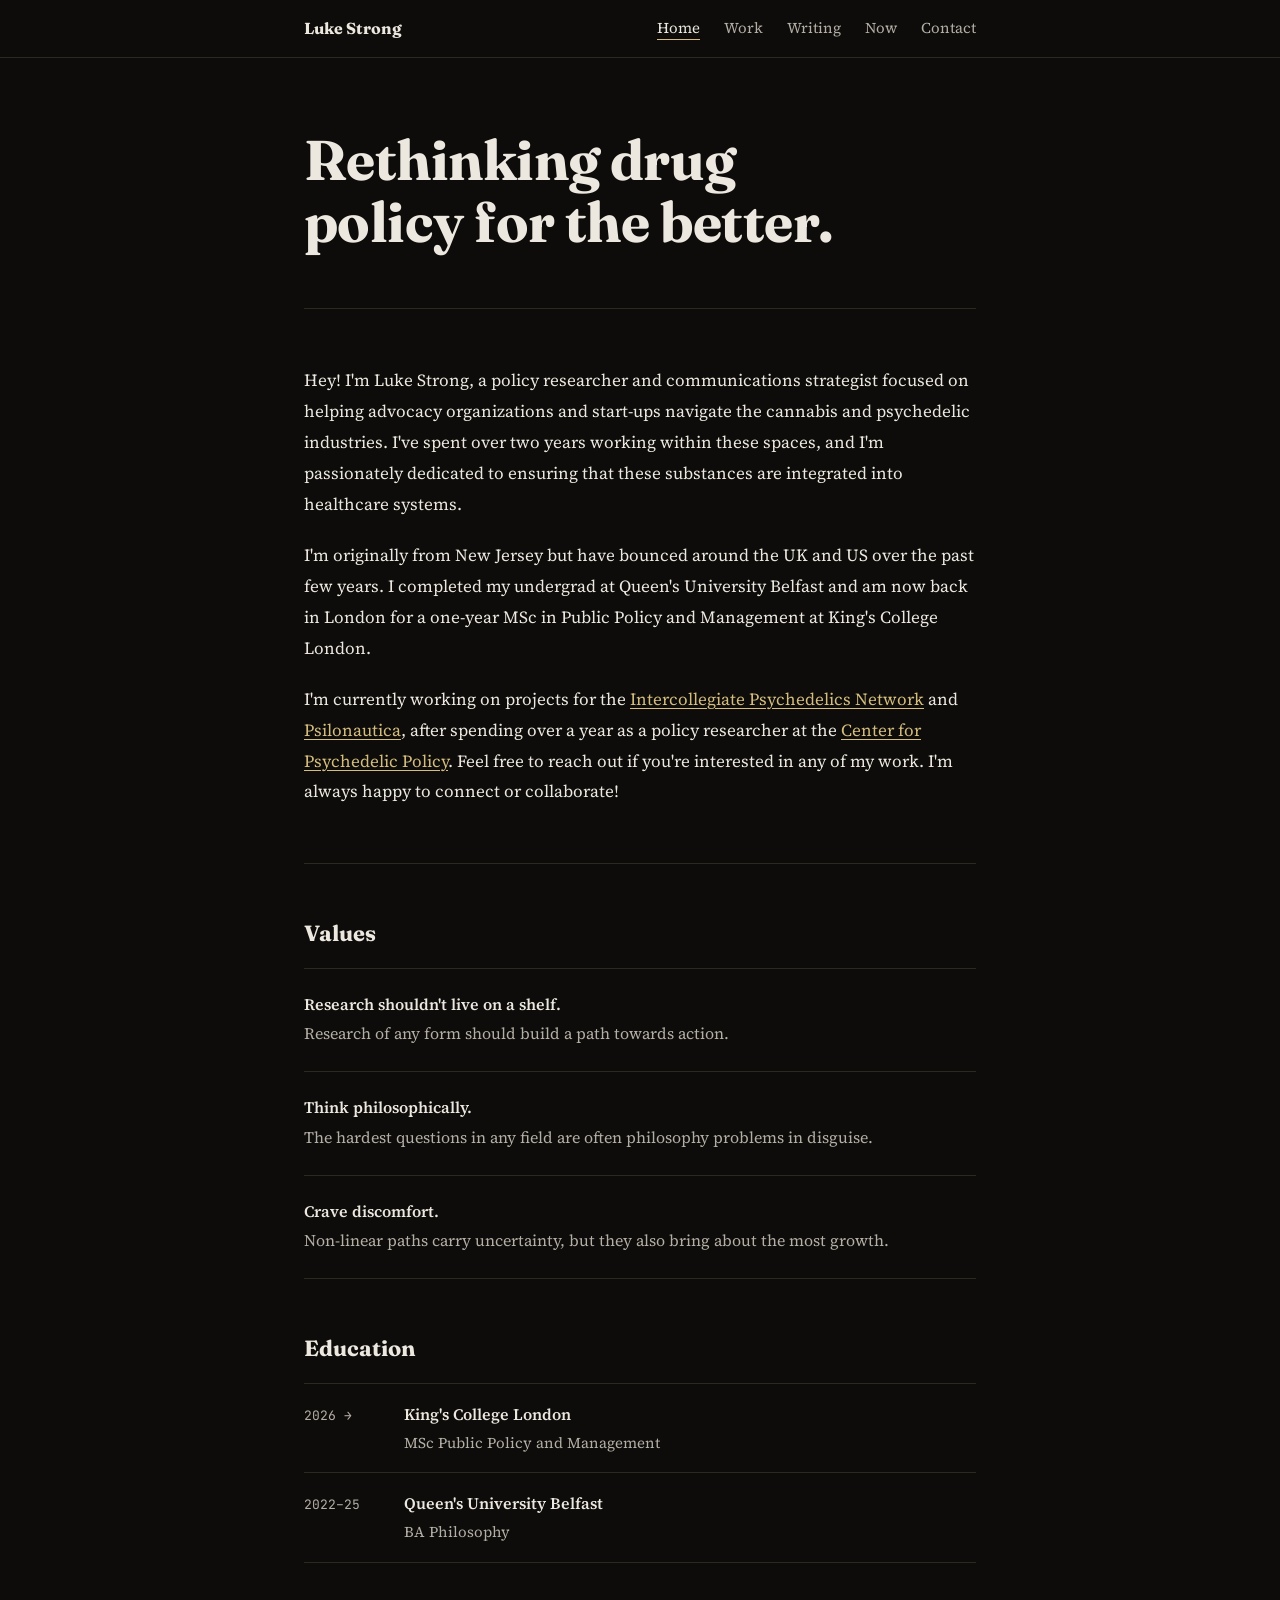
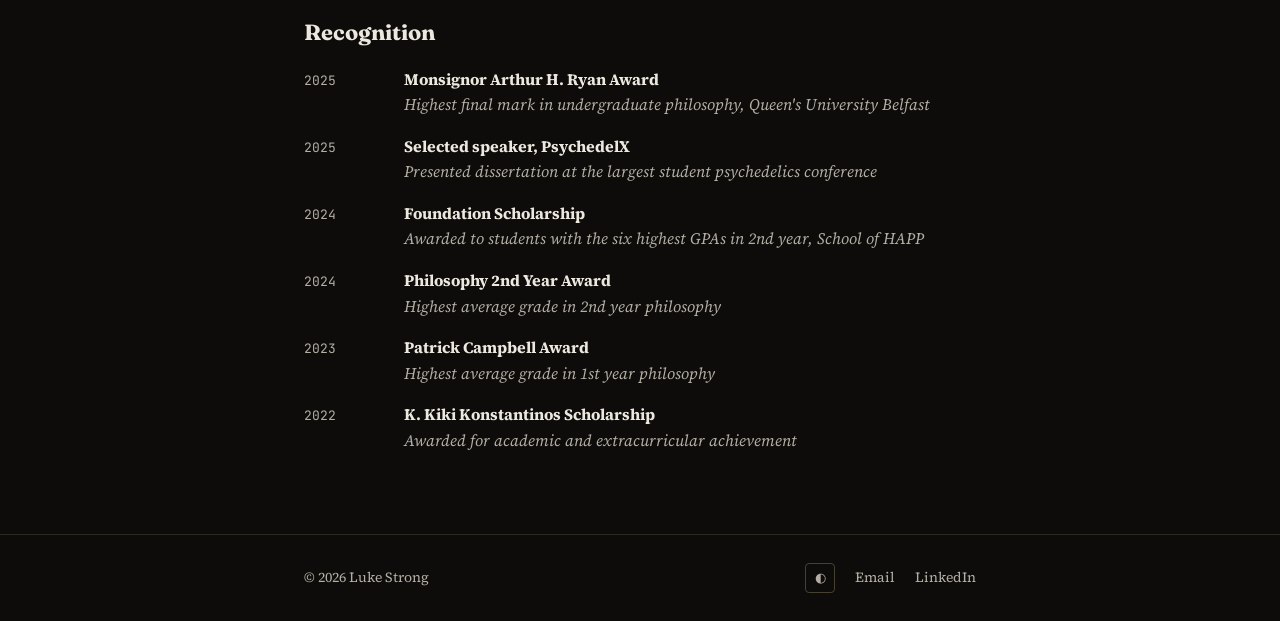
<file: index.html>
<!DOCTYPE html>
<html lang="en" data-theme="dark">
<head>
  <meta charset="UTF-8" />
  <meta name="viewport" content="width=device-width, initial-scale=1.0" />
  <title>Luke Strong</title>
  <meta name="description" content="Policy researcher and communications strategist focused on psychedelic and cannabis policy." />

  <link rel="preconnect" href="https://fonts.googleapis.com" />
  <link rel="preconnect" href="https://fonts.gstatic.com" crossorigin />
  <link href="https://fonts.googleapis.com/css2?family=Fraunces:opsz,wght@9..144,400;9..144,700&family=Source+Serif+4:ital,wght@0,400;0,600;1,400&family=JetBrains+Mono:wght@400;500;700&display=swap" rel="stylesheet" />

  <link rel="stylesheet" href="style.css" />
  <link rel="icon" href="favicon.ico" sizes="any" />
  <link rel="icon" type="image/svg+xml" href="assets/favicon.svg" />
  <link rel="apple-touch-icon" href="assets/apple-touch-icon.png" />
</head>
<body>

  <nav>
    <div class="nav-inner">
      <a href="index.html" class="nav-name">Luke Strong</a>
      <div class="nav-links">
        <a href="index.html" class="active">Home</a>
        <a href="work.html">Work</a>
        <a href="writing.html">Writing</a>
        <a href="now.html">Now</a>
        <a href="contact.html">Contact</a>
      </div>
      <button class="nav-hamburger" id="navHamburger" aria-label="Open menu" aria-expanded="false">
        <span class="hamburger-line"></span>
        <span class="hamburger-line"></span>
        <span class="hamburger-line"></span>
      </button>
    </div>
  </nav>

  <main>
    <div class="container">

      <!-- HERO -->
      <section class="home-hero">
        <h1>Rethinking drug<br>policy for the better.</h1>
      </section>

      <!-- ABOUT -->
      <section class="home-about">
        <p>
          Hey! I'm Luke Strong, a policy researcher and communications strategist
          focused on helping advocacy organizations and start-ups navigate the cannabis
          and psychedelic industries. I've spent over two years working within these
          spaces, and I'm passionately dedicated to ensuring that these substances are
          integrated into healthcare systems.
        </p>
        <p>
          I'm originally from New Jersey but have bounced around the UK and US over the past few years. I completed my undergrad at Queen's University Belfast and
          am now back in London for a one-year MSc in Public Policy and Management
          at King's College London.
        </p>
        <p>
          I'm currently working on projects for the
          <a href="work.html#ipn">Intercollegiate Psychedelics Network</a>
          and <a href="work.html#psilonautica">Psilonautica</a>, after spending over a
          year as a policy researcher at the
          <a href="work.html#cpp">Center for Psychedelic Policy</a>.
          Feel free to reach out if you're interested in any of my work. I'm always happy to connect or collaborate!
        </p>
      </section>

      <hr class="home-divider" />

      <!-- VALUES -->
      <section class="home-values">
        <h2 class="section-title">Values</h2>
        <ul class="values-list">
          <li>
            <h3 class="value-statement">Research shouldn't live on a shelf.</h3>
            <p class="value-desc">Research of any form should build a path towards action.</p>
          </li>
          <li>
            <h3 class="value-statement">Think philosophically.</h3>
            <p class="value-desc">The hardest questions in any field are often philosophy problems in disguise.</p>
          </li>
          <li>
            <h3 class="value-statement">Crave discomfort.</h3>
            <p class="value-desc">Non-linear paths carry uncertainty, but they also bring about the most growth.</p>
          </li>
        </ul>
      </section>

      <!-- EDUCATION -->
      <section class="home-education">
        <h2 class="section-title">Education</h2>
        <ul class="edu-list">
          <li class="edu-item">
            <div class="edu-year">2026 →</div>
            <div>
              <div class="edu-school">King's College London</div>
              <div class="edu-degree">MSc Public Policy and Management</div>
            </div>
          </li>
          <li class="edu-item">
            <div class="edu-year">2022–25</div>
            <div>
              <div class="edu-school">Queen's University Belfast</div>
              <div class="edu-degree">BA Philosophy</div>
            </div>
          </li>
        </ul>
      </section>

      <!-- RECOGNITION -->
      <section class="home-recognition">
        <h2 class="section-title">Recognition</h2>
        <ul class="recognition-list">
          <li>
            <span class="recognition-year">2025</span>
            <span><b>Monsignor Arthur H. Ryan Award</b><br><i>Highest final mark in undergraduate philosophy, Queen's University Belfast</i></span>
          </li>
          <li>
            <span class="recognition-year">2025</span>
            <span><b>Selected speaker, PsychedelX</b><br><i>Presented dissertation at the largest student psychedelics conference</i></span>
          </li>
          <li>
            <span class="recognition-year">2024</span>
            <span><b>Foundation Scholarship</b><br><i>Awarded to students with the six highest GPAs in 2nd year, School of HAPP</i></span>
          </li>
          <li>
            <span class="recognition-year">2024</span>
            <span><b>Philosophy 2nd Year Award</b><br><i>Highest average grade in 2nd year philosophy</i></span>
          </li>
          <li>
            <span class="recognition-year">2023</span>
            <span><b>Patrick Campbell Award</b><br><i>Highest average grade in 1st year philosophy</i></span>
          </li>
          <li>
            <span class="recognition-year">2022</span>
            <span><b>K. Kiki Konstantinos Scholarship</b><br><i>Awarded for academic and extracurricular achievement</i></span>
          </li>
        </ul>
      </section>

    </div>
  </main>

  <footer>
    <div class="footer-inner">
      <span class="footer-copy">© 2026 Luke Strong</span>
      <div class="footer-right">
        <button class="theme-toggle" id="themeToggle" aria-label="Toggle light/dark mode">◐</button>
        <div class="footer-links">
          <a href="mailto:lukestrong47@gmail.com">Email</a>
          <a href="https://linkedin.com/in/lukestro" target="_blank" rel="noopener">LinkedIn</a>
        </div>
      </div>
    </div>
  </footer>

  <script>
    const html = document.documentElement;
    const stored = localStorage.getItem('theme') || 'dark';
    html.setAttribute('data-theme', stored);

    const themeToggle = document.getElementById('themeToggle');
    themeToggle.textContent = stored === 'dark' ? '◐' : '◑';
    themeToggle.addEventListener('click', () => {
      const next = html.getAttribute('data-theme') === 'dark' ? 'light' : 'dark';
      html.setAttribute('data-theme', next);
      localStorage.setItem('theme', next);
      themeToggle.textContent = next === 'dark' ? '◐' : '◑';
    });

    const hamburger = document.getElementById('navHamburger');
    const navLinks = document.querySelector('.nav-links');
    hamburger.addEventListener('click', () => {
      const isOpen = navLinks.classList.toggle('is-open');
      hamburger.setAttribute('aria-expanded', String(isOpen));
      hamburger.classList.toggle('is-active', isOpen);
    });
    navLinks.querySelectorAll('a').forEach(a => {
      a.addEventListener('click', () => {
        navLinks.classList.remove('is-open');
        hamburger.setAttribute('aria-expanded', 'false');
        hamburger.classList.remove('is-active');
      });
    });
  </script>

</body>
</html>
</file>
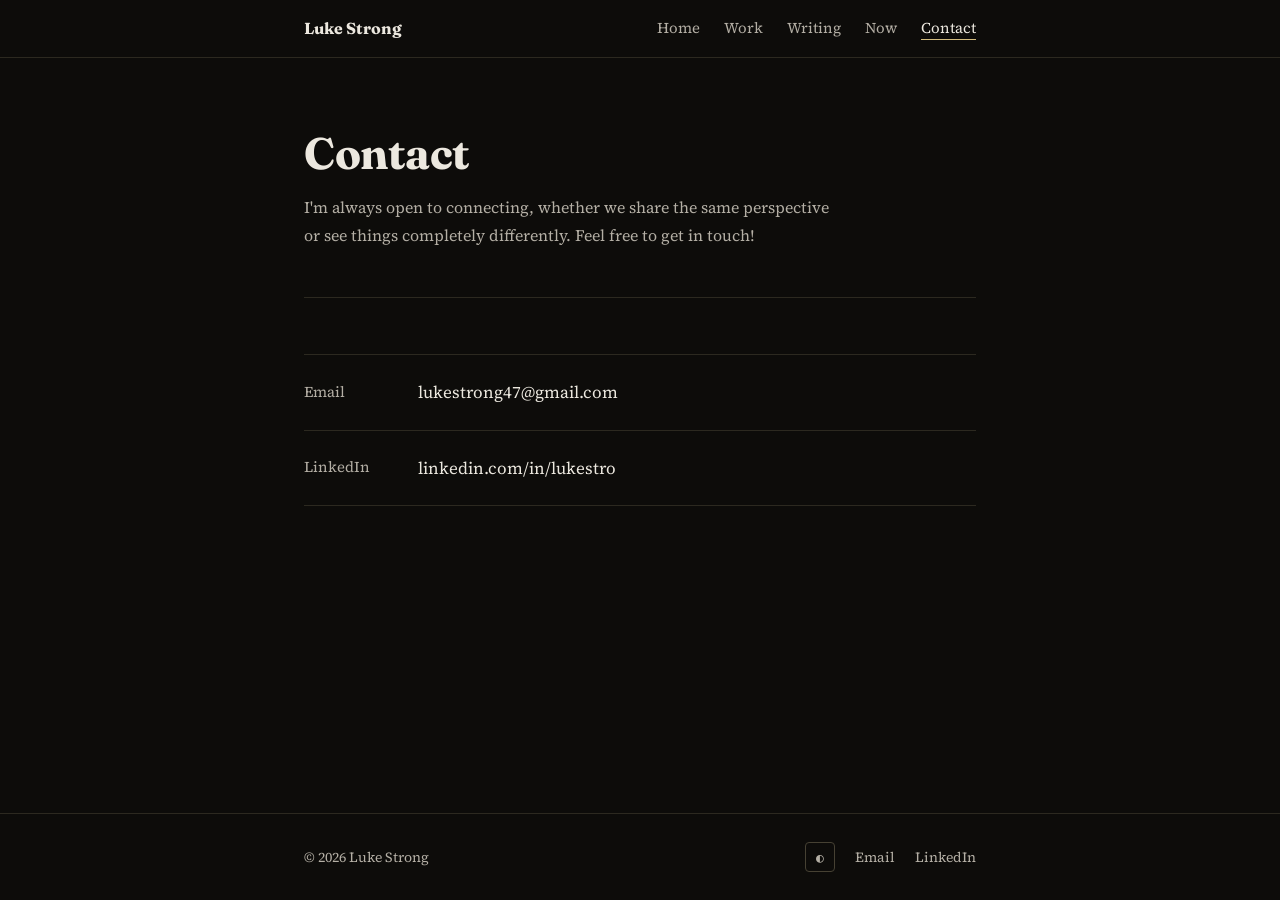
<file: contact.html>
<!DOCTYPE html>
<html lang="en" data-theme="dark">
<head>
  <meta charset="UTF-8" />
  <meta name="viewport" content="width=device-width, initial-scale=1.0" />
  <title>Contact — Luke Strong</title>
  <meta name="description" content="Get in touch with Luke Strong — policy researcher and advocacy strategist in the psychedelic and cannabis space." />

  <link rel="preconnect" href="https://fonts.googleapis.com" />
  <link rel="preconnect" href="https://fonts.gstatic.com" crossorigin />
  <link href="https://fonts.googleapis.com/css2?family=Fraunces:opsz,wght@9..144,400;9..144,700&family=Source+Serif+4:ital,wght@0,400;0,600;1,400&family=JetBrains+Mono:wght@400;500;700&display=swap" rel="stylesheet" />

  <link rel="stylesheet" href="style.css" />
  <link rel="icon" href="favicon.ico" sizes="any" />
  <link rel="icon" type="image/svg+xml" href="assets/favicon.svg" />
  <link rel="apple-touch-icon" href="assets/apple-touch-icon.png" />
</head>
<body>

  <nav>
    <div class="nav-inner">
      <a href="index.html" class="nav-name">Luke Strong</a>
      <div class="nav-links">
        <a href="index.html">Home</a>
        <a href="work.html">Work</a>
        <a href="writing.html">Writing</a>
        <a href="now.html">Now</a>
        <a href="contact.html" class="active">Contact</a>
      </div>
      <button class="nav-hamburger" id="navHamburger" aria-label="Open menu" aria-expanded="false">
        <span class="hamburger-line"></span>
        <span class="hamburger-line"></span>
        <span class="hamburger-line"></span>
      </button>
    </div>
  </nav>

  <main>
    <div class="container">

      <header class="page-header">
        <h1>Contact</h1>
        <p class="page-intro">
          I'm always open to connecting, whether we share the same perspective or see
          things completely differently. Feel free to get in touch!
        </p>
      </header>

      <div class="contact-body">
        <div class="contact-links">
          <a href="mailto:lukestrong47@gmail.com" class="contact-link">
            <span class="contact-link-label">Email</span>
            <span class="contact-link-value">lukestrong47@gmail.com</span>
          </a>
          <a href="https://linkedin.com/in/lukestro" target="_blank" rel="noopener" class="contact-link">
            <span class="contact-link-label">LinkedIn</span>
            <span class="contact-link-value">linkedin.com/in/lukestro</span>
          </a>
        </div>
      </div>

    </div>
  </main>

  <footer>
    <div class="footer-inner">
      <span class="footer-copy">© 2026 Luke Strong</span>
      <div class="footer-right">
        <button class="theme-toggle" id="themeToggle" aria-label="Toggle light/dark mode">◐</button>
        <div class="footer-links">
          <a href="mailto:lukestrong47@gmail.com">Email</a>
          <a href="https://linkedin.com/in/lukestro" target="_blank" rel="noopener">LinkedIn</a>
        </div>
      </div>
    </div>
  </footer>

  <script>
    const html = document.documentElement;
    const stored = localStorage.getItem('theme') || 'dark';
    html.setAttribute('data-theme', stored);

    const themeToggle = document.getElementById('themeToggle');
    themeToggle.textContent = stored === 'dark' ? '◐' : '◑';
    themeToggle.addEventListener('click', () => {
      const next = html.getAttribute('data-theme') === 'dark' ? 'light' : 'dark';
      html.setAttribute('data-theme', next);
      localStorage.setItem('theme', next);
      themeToggle.textContent = next === 'dark' ? '◐' : '◑';
    });

    const hamburger = document.getElementById('navHamburger');
    const navLinks = document.querySelector('.nav-links');
    hamburger.addEventListener('click', () => {
      const isOpen = navLinks.classList.toggle('is-open');
      hamburger.setAttribute('aria-expanded', String(isOpen));
      hamburger.classList.toggle('is-active', isOpen);
    });
    navLinks.querySelectorAll('a').forEach(a => {
      a.addEventListener('click', () => {
        navLinks.classList.remove('is-open');
        hamburger.setAttribute('aria-expanded', 'false');
        hamburger.classList.remove('is-active');
      });
    });
  </script>

</body>
</html>
</file>
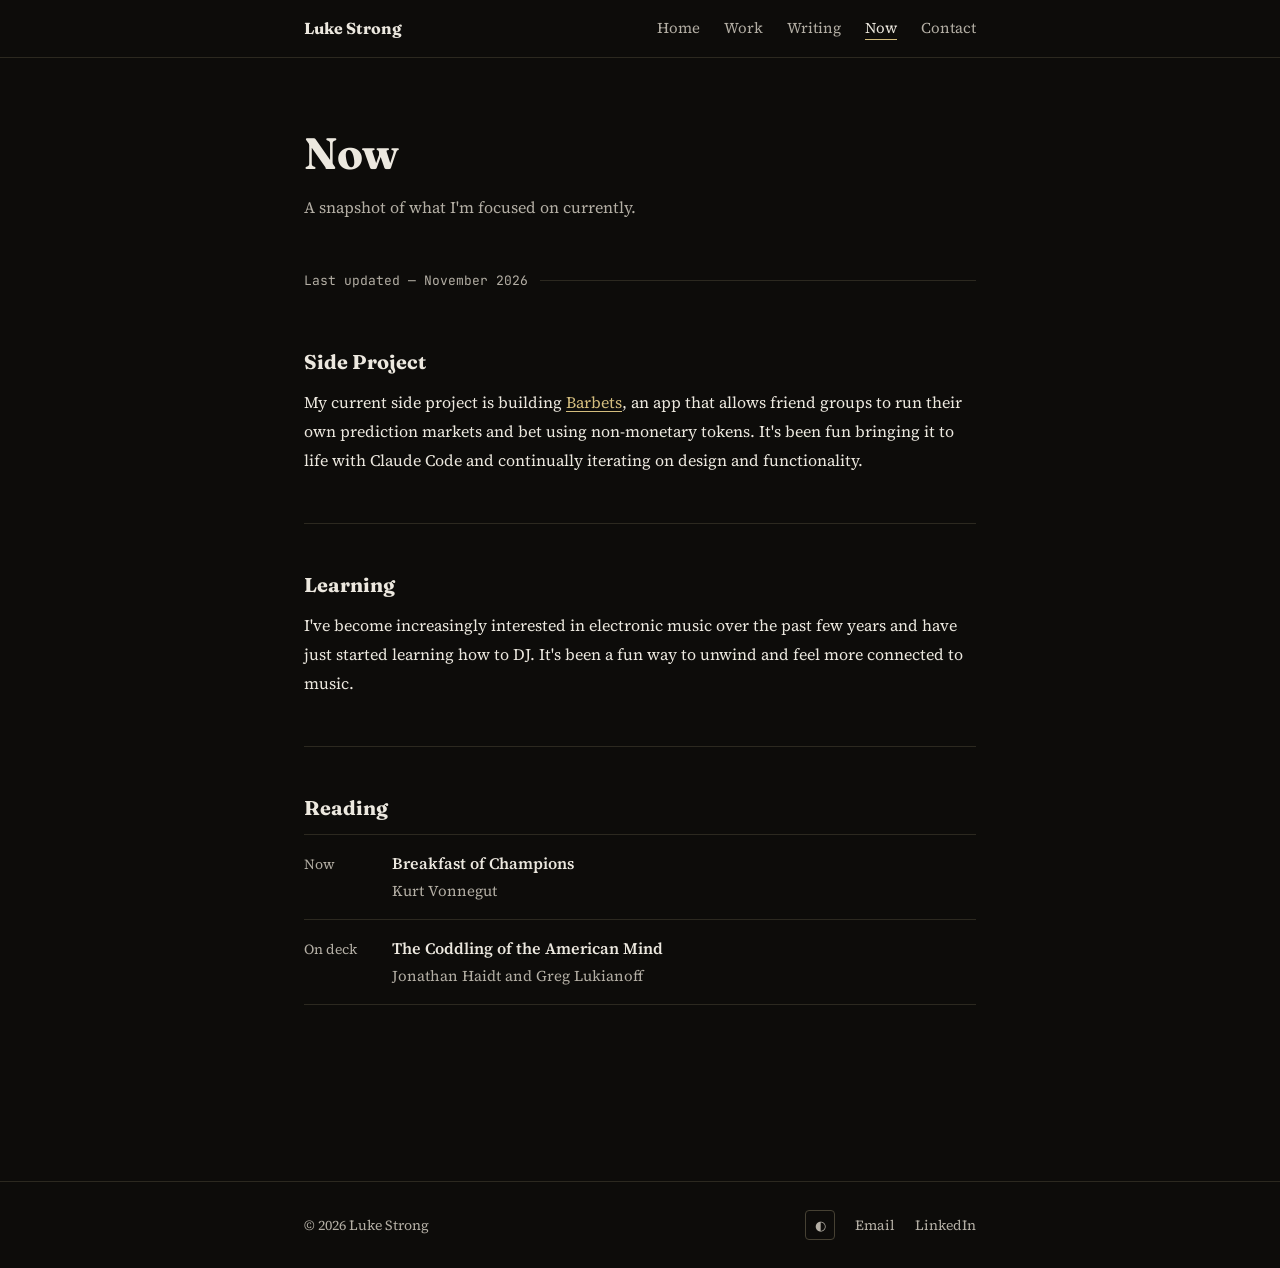
<file: now.html>
<!DOCTYPE html>
<html lang="en" data-theme="dark">
<head>
  <meta charset="UTF-8" />
  <meta name="viewport" content="width=device-width, initial-scale=1.0" />
  <title>Now — Luke Strong</title>
  <meta name="description" content="What Luke Strong is working on right now — side projects, learning, and reading." />

  <link rel="preconnect" href="https://fonts.googleapis.com" />
  <link rel="preconnect" href="https://fonts.gstatic.com" crossorigin />
  <link href="https://fonts.googleapis.com/css2?family=Fraunces:opsz,wght@9..144,400;9..144,700&family=Source+Serif+4:ital,wght@0,400;0,600;1,400&family=JetBrains+Mono:wght@400;500;700&display=swap" rel="stylesheet" />

  <link rel="stylesheet" href="style.css" />
  <link rel="icon" href="favicon.ico" sizes="any" />
  <link rel="icon" type="image/svg+xml" href="assets/favicon.svg" />
  <link rel="apple-touch-icon" href="assets/apple-touch-icon.png" />
</head>
<body>

  <nav>
    <div class="nav-inner">
      <a href="index.html" class="nav-name">Luke Strong</a>
      <div class="nav-links">
        <a href="index.html">Home</a>
        <a href="work.html">Work</a>
        <a href="writing.html">Writing</a>
        <a href="now.html" class="active">Now</a>
        <a href="contact.html">Contact</a>
      </div>
      <button class="nav-hamburger" id="navHamburger" aria-label="Open menu" aria-expanded="false">
        <span class="hamburger-line"></span>
        <span class="hamburger-line"></span>
        <span class="hamburger-line"></span>
      </button>
    </div>
  </nav>

  <main>
    <div class="container">

      <header class="page-header page-header--borderless">
        <h1>Now</h1>
        <p class="page-intro">
          A snapshot of what I'm focused on currently.
        </p>
      </header>

      <div class="now-body">

        <p class="now-meta">Last updated — November 2026</p>

        <section class="now-section">
          <h2>Side Project</h2>
          <p>
            My current side project is building <a href="https://mybarbets.com" target="_blank" rel="noopener noreferrer">Barbets</a>, an app that allows friend groups to run their own prediction markets and bet using non-monetary tokens. It's been fun bringing it to life with Claude Code and continually iterating on design and functionality.
          </p>
        </section>

        <section class="now-section">
          <h2>Learning</h2>
          <p>
            I've become increasingly interested in electronic music over the past few
            years and have just started learning how to DJ. It's been a fun way to unwind
            and feel more connected to music.
          </p>
        </section>

        <section class="now-section">
          <h2>Reading</h2>

          <div class="now-book">
            <div class="now-book-label">Now</div>
            <div>
              <div class="now-book-title">Breakfast of Champions</div>
              <div class="now-book-author">Kurt Vonnegut</div>
            </div>
          </div>

          <div class="now-book">
            <div class="now-book-label">On deck</div>
            <div>
              <div class="now-book-title">The Coddling of the American Mind</div>
              <div class="now-book-author">Jonathan Haidt and Greg Lukianoff</div>
            </div>
          </div>
        </section>

      </div>
    </div>
  </main>

  <footer>
    <div class="footer-inner">
      <span class="footer-copy">© 2026 Luke Strong</span>
      <div class="footer-right">
        <button class="theme-toggle" id="themeToggle" aria-label="Toggle light/dark mode">◐</button>
        <div class="footer-links">
          <a href="mailto:lukestrong47@gmail.com">Email</a>
          <a href="https://linkedin.com/in/lukestro" target="_blank" rel="noopener">LinkedIn</a>
        </div>
      </div>
    </div>
  </footer>

  <script>
    const html = document.documentElement;
    const stored = localStorage.getItem('theme') || 'dark';
    html.setAttribute('data-theme', stored);

    const themeToggle = document.getElementById('themeToggle');
    themeToggle.textContent = stored === 'dark' ? '◐' : '◑';
    themeToggle.addEventListener('click', () => {
      const next = html.getAttribute('data-theme') === 'dark' ? 'light' : 'dark';
      html.setAttribute('data-theme', next);
      localStorage.setItem('theme', next);
      themeToggle.textContent = next === 'dark' ? '◐' : '◑';
    });

    const hamburger = document.getElementById('navHamburger');
    const navLinks = document.querySelector('.nav-links');
    hamburger.addEventListener('click', () => {
      const isOpen = navLinks.classList.toggle('is-open');
      hamburger.setAttribute('aria-expanded', String(isOpen));
      hamburger.classList.toggle('is-active', isOpen);
    });
    navLinks.querySelectorAll('a').forEach(a => {
      a.addEventListener('click', () => {
        navLinks.classList.remove('is-open');
        hamburger.setAttribute('aria-expanded', 'false');
        hamburger.classList.remove('is-active');
      });
    });
  </script>

</body>
</html>
</file>
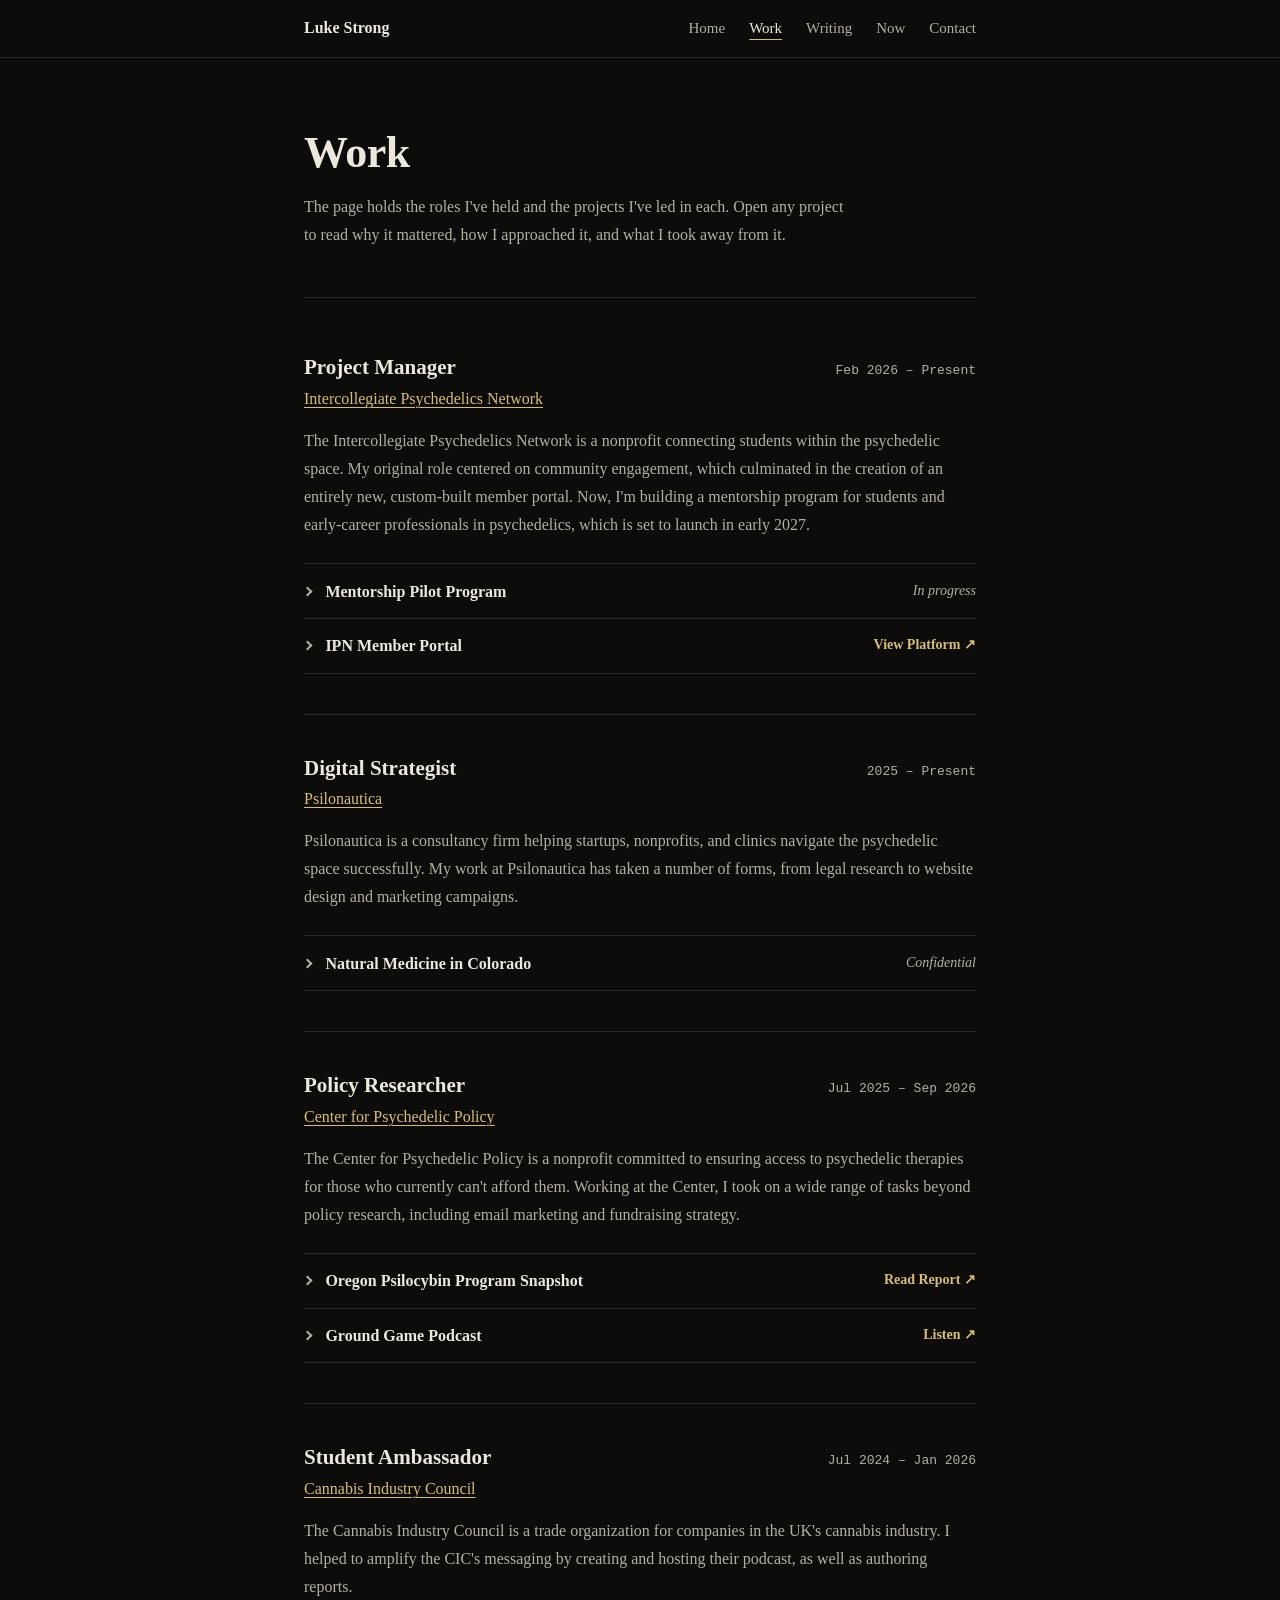
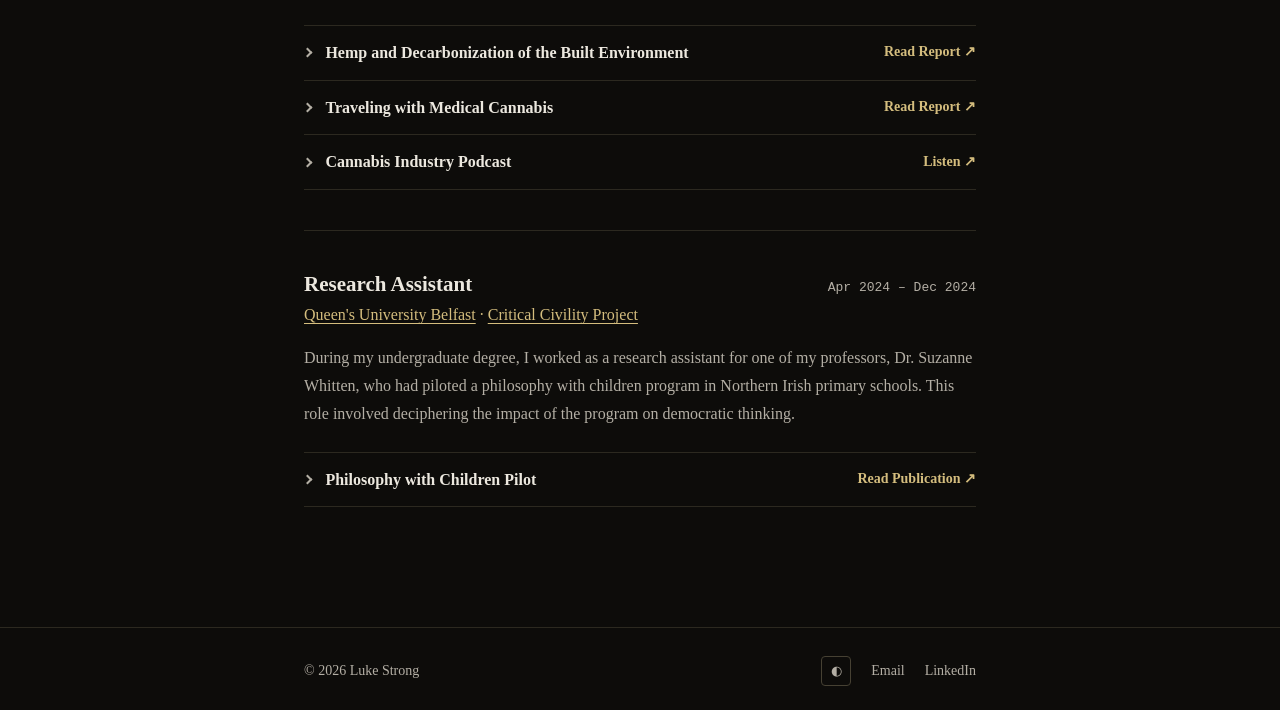
<file: projects.html>
<!DOCTYPE html>
<html lang="en">
<head>
  <meta charset="UTF-8" />
  <title>Work — Luke Strong</title>
  <!-- Projects moved to work.html; keep old links working -->
  <meta http-equiv="refresh" content="0; url=work.html" />
  <link rel="canonical" href="work.html" />
  <link rel="icon" href="favicon.ico" sizes="any" />
</head>
<body>
  <p>This page has moved to <a href="work.html">Work</a>.</p>
</body>
</html>
</file>
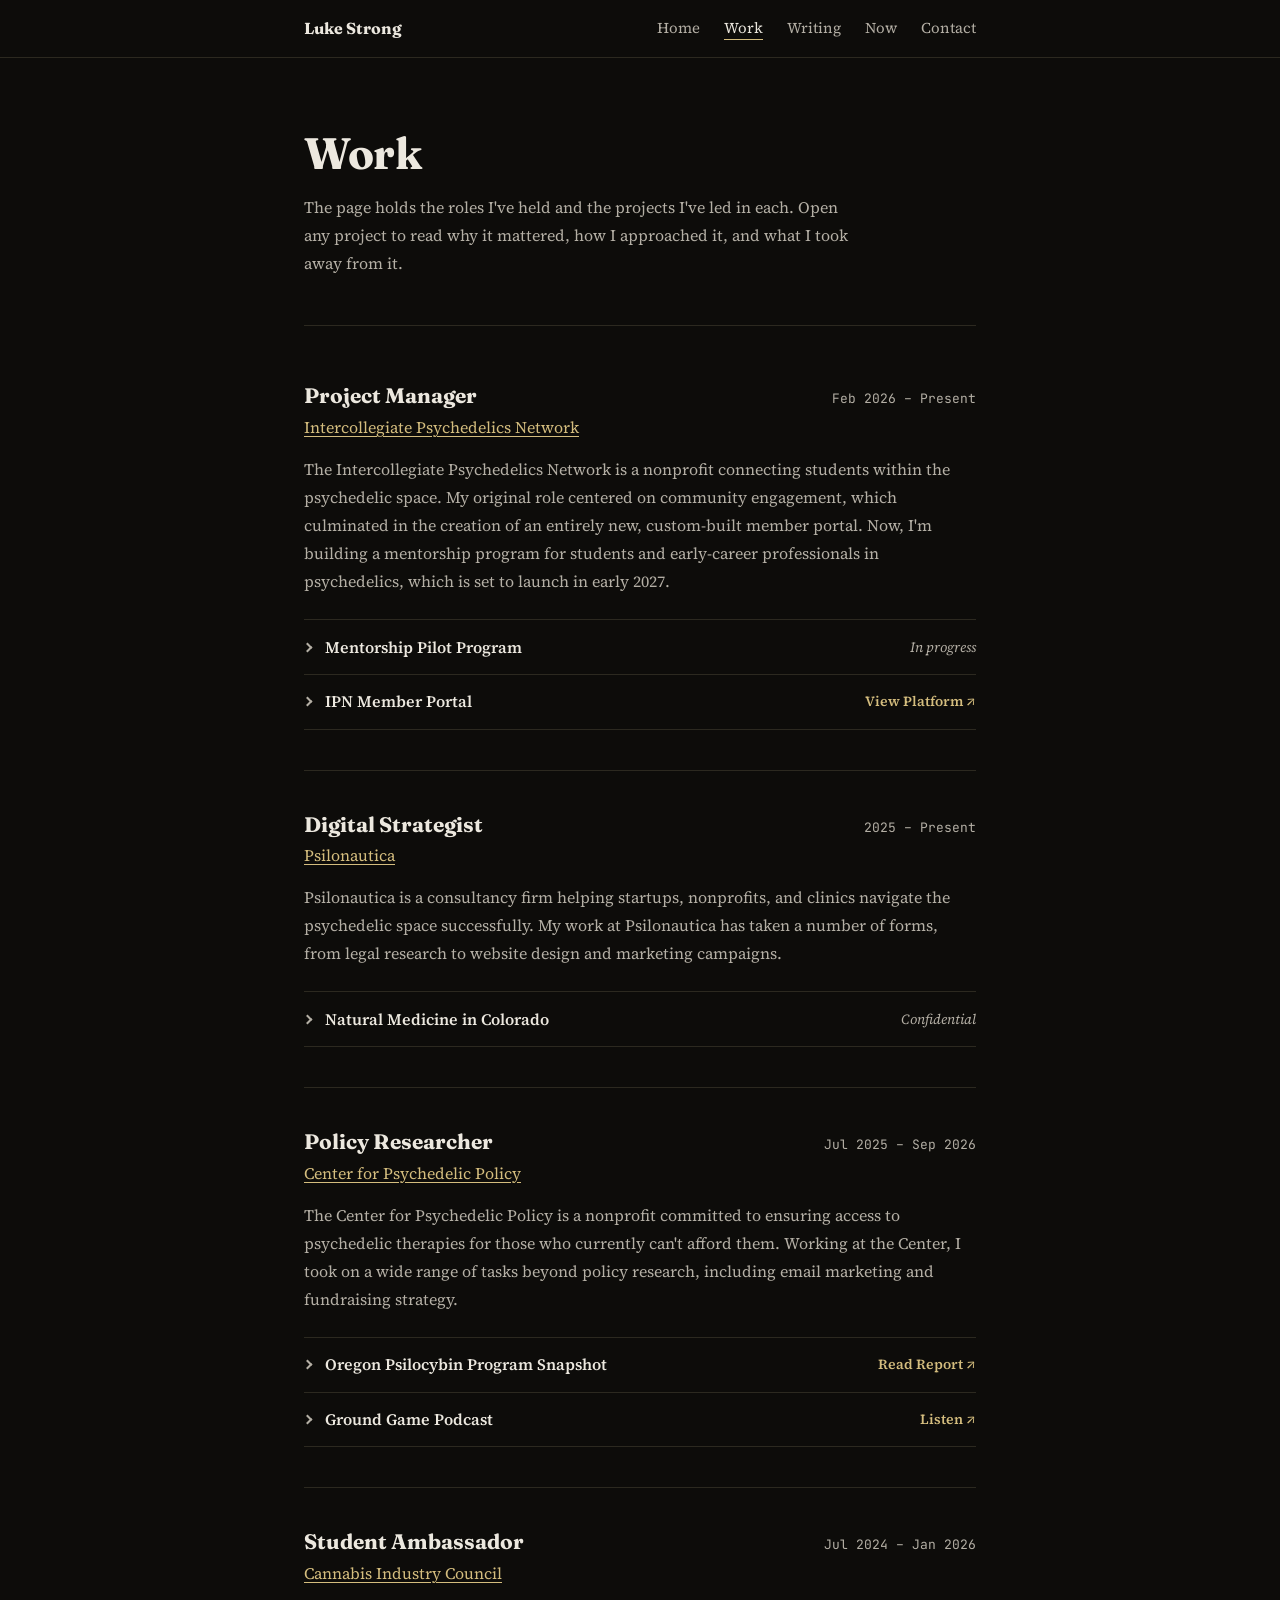
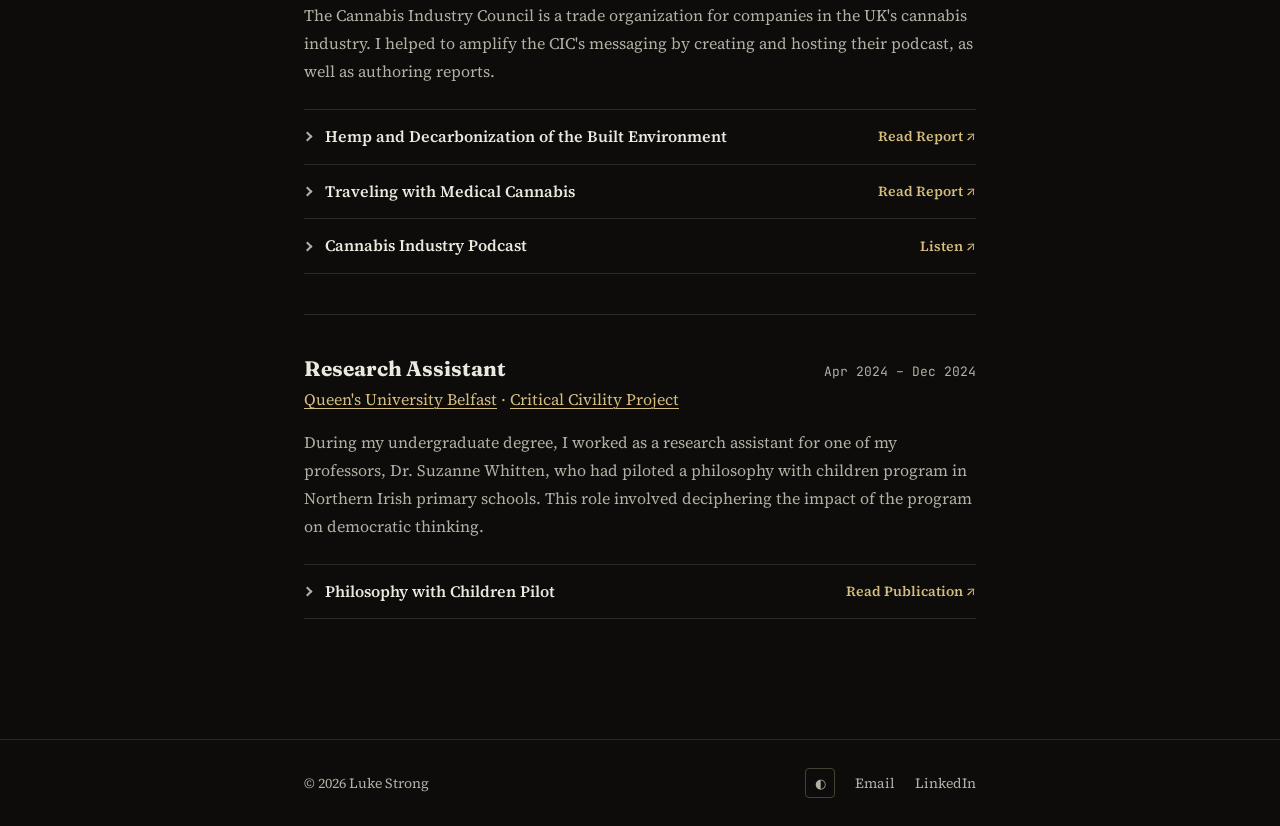
<file: work.html>
<!DOCTYPE html>
<html lang="en" data-theme="dark">
<head>
  <meta charset="UTF-8" />
  <meta name="viewport" content="width=device-width, initial-scale=1.0" />
  <title>Work — Luke Strong</title>
  <meta name="description" content="Luke Strong's experience in psychedelic policy research, cannabis industry communications, and academic research." />

  <link rel="preconnect" href="https://fonts.googleapis.com" />
  <link rel="preconnect" href="https://fonts.gstatic.com" crossorigin />
  <link href="https://fonts.googleapis.com/css2?family=Fraunces:opsz,wght@9..144,400;9..144,700&family=Source+Serif+4:ital,wght@0,400;0,600;1,400&family=JetBrains+Mono:wght@400;500;700&display=swap" rel="stylesheet" />

  <link rel="stylesheet" href="style.css" />
  <link rel="icon" href="favicon.ico" sizes="any" />
  <link rel="icon" type="image/svg+xml" href="assets/favicon.svg" />
  <link rel="apple-touch-icon" href="assets/apple-touch-icon.png" />
</head>
<body>

  <nav>
    <div class="nav-inner">
      <a href="index.html" class="nav-name">Luke Strong</a>
      <div class="nav-links">
        <a href="index.html">Home</a>
        <a href="work.html" class="active">Work</a>
        <a href="writing.html">Writing</a>
        <a href="now.html">Now</a>
        <a href="contact.html">Contact</a>
      </div>
      <button class="nav-hamburger" id="navHamburger" aria-label="Open menu" aria-expanded="false">
        <span class="hamburger-line"></span>
        <span class="hamburger-line"></span>
        <span class="hamburger-line"></span>
      </button>
    </div>
  </nav>

  <main>
    <div class="container">

      <header class="page-header">
        <h1>Work</h1>
        <p class="page-intro">
          The page holds the roles I've held and the projects I've led in each.
          Open any project to read why it mattered, how I approached it, and what I
          took away from it.
        </p>
      </header>

      <div class="cv">

        <!-- ══════════════════════════════
             INTERCOLLEGIATE PSYCHEDELICS NETWORK
        ═══════════════════════════════ -->
        <article class="cv-entry" id="ipn">
          <div class="cv-main">
            <div class="cv-head">
              <h2 class="cv-role">Project Manager</h2>
              <div class="cv-date">Feb 2026 – Present</div>
            </div>
            <div class="cv-org"><a href="https://www.intercollegiatepsychedelics.net" target="_blank" rel="noopener">Intercollegiate Psychedelics Network</a></div>
            <p class="cv-summary">
              The Intercollegiate Psychedelics Network is a nonprofit connecting students
              within the psychedelic space. My original role centered on community engagement, which culminated in the creation of an entirely new, custom-built member portal. Now, I'm building a mentorship program for students and early-career professionals in psychedelics, which is set to launch in early 2027.
            </p>

            <div class="cv-projects">

              <div class="accordion-item">
                <div class="accordion-head">
                  <button class="accordion-trigger" aria-expanded="false">
                    <span class="accordion-icon" aria-hidden="true"></span>
                    <span class="project-row-name">Mentorship Pilot Program</span>
                  </button>
                  <span class="coming-soon">In progress</span>
                </div>
                <div class="accordion-panel" hidden>
                  <div class="accordion-body">
                    <div class="prose-block">
                      <span class="prose-label">Why</span>
                      <p>
                        IPN members have always expressed strong interest in mentorship, but IPN is yet to have any offering that speaks to this interest. My own mentors have driven my growth within the field and made me realize that a career in psychedelics is actually possible. I took on this project to build a program that I wish I had early in my professional psychedelic journey.
                      </p>
                    </div>
                    <div class="prose-block">
                      <span class="prose-label">How</span>
                      <p>
                        I've spent this autumn scoping the structure of the program and workshopping it with potential mentees and the IPN leadership team. We've received numerous expressions of interest, and we're funneling that into an early 2027 launch.
                      </p>
                    </div>
                    <div class="prose-block">
                      <span class="prose-label">What I Learned</span>
                      <ol class="learned-list">
                        <li>Connection is the primary, if not only, way to legitimize professional ambitions in psychedelics.</li>
                        <li>Mentors are as keen to give back to the psychedelic space as mentees are to receive support.</li>
                      </ol>
                    </div>
                  </div>
                </div>
              </div>

              <div class="accordion-item">
                <div class="accordion-head">
                  <button class="accordion-trigger" aria-expanded="false">
                    <span class="accordion-icon" aria-hidden="true"></span>
                    <span class="project-row-name">IPN Member Portal</span>
                  </button>
                  <a href="https://members.intercollegiatepsychedelics.net" target="_blank" rel="noopener" class="deliverable-link">View Platform <span aria-hidden="true">↗</span></a>
                </div>
                <div class="accordion-panel" hidden>
                  <div class="accordion-body">
                    <div class="prose-block">
                      <span class="prose-label">Why</span>
                      <p>
                        When I joined IPN, it had strong leadership behind it, and students showed genuine excitement about its
                        potential. However, it lacked infrastructure that encourages member engagement, leading to an absence of community.
                      </p>
                    </div>
                    <div class="prose-block">
                      <span class="prose-label">How</span>
                      <p>
                        I worked with another member of the leadership team to build a unified member portal with Claude Code. It currently serves as the hub for member engagement, events, conferences, and all things IPN. 
                      </p>
                    </div>
                    <div class="prose-block">
                      <span class="prose-label">What I Learned</span>
                      <ol class="learned-list">
                        <li>I slowly developed my vibe-coding proficiency and efficiency with each commit.</li>
                        <li>Building continued engagement requires nudging users consistently and building an environment that they need to return to.</li>
                      </ol>
                    </div>
                  </div>
                </div>
              </div>

            </div>
          </div>
        </article>

        <!-- ══════════════════════════════
             PSILONAUTICA
        ═══════════════════════════════ -->
        <article class="cv-entry" id="psilonautica">
          <div class="cv-main">
            <div class="cv-head">
              <h2 class="cv-role">Digital Strategist</h2>
              <div class="cv-date">2025 – Present</div>
            </div>
            <div class="cv-org"><a href="https://psilonautica.com" target="_blank" rel="noopener">Psilonautica</a></div>
            <p class="cv-summary">
              Psilonautica is a consultancy firm helping startups, nonprofits, and clinics
              navigate the psychedelic space successfully. My work at Psilonautica has taken
              a number of forms, from legal research to website design and marketing campaigns.
            </p>

            <div class="cv-projects">

              <div class="accordion-item">
                <div class="accordion-head">
                  <button class="accordion-trigger" aria-expanded="false">
                    <span class="accordion-icon" aria-hidden="true"></span>
                    <span class="project-row-name">Natural Medicine in Colorado</span>
                  </button>
                  <span class="coming-soon">Confidential</span>
                </div>
                <div class="accordion-panel" hidden>
                  <div class="accordion-body">
                    <div class="prose-block">
                      <span class="prose-label">Why</span>
                      <p>
                        Psilonautica was contacted by a Colorado-approved facilitator training program to provide a 1-hour lecture on the legal side of natural medicine facilitation in Colorado.
                      </p>
                    </div>
                    <div class="prose-block">
                      <span class="prose-label">How</span>
                      <p>
                        I took the lead on this project, researching the regulations surrounding natural medicine facilitation. The final deliverable on my end was a polished presentation with explanations of the path from training to licensure, clear descriptions of legally-required facilitation procedures, and guidance on new regulatory updates.
                      </p>
                    </div>
                    <div class="prose-block">
                      <span class="prose-label">What I Learned</span>
                      <ol class="learned-list">
                        <li>LLMs are far from great at legal research. Everything needs to be triple-checked.</li>
                        <li>Humans are only slightly better at legal research. Contradictory interpretations of the law are never-ending.</li>
                      </ol>
                    </div>
                  </div>
                </div>
              </div>

            </div>
          </div>
        </article>

        <!-- ══════════════════════════════
             CENTER FOR PSYCHEDELIC POLICY
        ═══════════════════════════════ -->
        <article class="cv-entry" id="cpp">
          <div class="cv-main">
            <div class="cv-head">
              <h2 class="cv-role">Policy Researcher</h2>
              <div class="cv-date">Jul 2025 – Sep 2026</div>
            </div>
            <div class="cv-org"><a href="https://www.cppolicy.org" target="_blank" rel="noopener">Center for Psychedelic Policy</a></div>
            <p class="cv-summary">
              The Center for Psychedelic Policy is a nonprofit committed to ensuring access
              to psychedelic therapies for those who currently can't afford them. Working at
              the Center, I took on a wide range of tasks beyond policy research, including
              email marketing and fundraising strategy.
            </p>

            <div class="cv-projects">

              <div class="accordion-item">
                <div class="accordion-head">
                  <button class="accordion-trigger" aria-expanded="false">
                    <span class="accordion-icon" aria-hidden="true"></span>
                    <span class="project-row-name">Oregon Psilocybin Program Snapshot</span>
                  </button>
                  <a href="https://www.cppolicy.org/snapshot-report" target="_blank" rel="noopener" class="deliverable-link">Read Report <span aria-hidden="true">↗</span></a>
                </div>
                <div class="accordion-panel" hidden>
                  <div class="accordion-body">
                    <div class="prose-block">
                      <span class="prose-label">Why</span>
                      <p>
                        Psilocybin has been available to access in Oregon since 2023 and has demonstrated incredible promise through outcomes data. At the same time, Oregon Psilocybin Services is doubling licensing fees, making those outcomes less and less accessible. This was our chance to reframe the discussion around Oregon Psilocybin Services.
                      </p>
                    </div>
                    <div class="prose-block">
                      <span class="prose-label">How</span>
                      <p>
                        I co-authored a report on the behavioral health crisis in Oregon and the
                        void psilocybin is filling as a cost-effective intervention for
                        treatment-resistant depression. Drawing on three years of program data,
                        it shows remission rates comparable to Medicaid-covered treatments at a
                        fraction of the cost, and makes the case for a publicly funded pathway
                        that treats psilocybin like other behavioral health interventions.
                      </p>
                    </div>
                    <div class="prose-block">
                      <span class="prose-label">What I Learned</span>
                      <ol class="learned-list">
                        <li>Don't rebuild policies from the ground up. Instead, find creative ways for current infrastructure to achieve new goals.</li>
                        <li>Convene stakeholders and experts early. Let them gut-check your work and shape its momentum.</li>
                      </ol>
                    </div>
                  </div>
                </div>
              </div>

              <div class="accordion-item">
                <div class="accordion-head">
                  <button class="accordion-trigger" aria-expanded="false">
                    <span class="accordion-icon" aria-hidden="true"></span>
                    <span class="project-row-name">Ground Game Podcast</span>
                  </button>
                  <a href="https://cppolicy.org/podcast" target="_blank" rel="noopener" class="deliverable-link">Listen <span aria-hidden="true">↗</span></a>
                </div>
                <div class="accordion-panel" hidden>
                  <div class="accordion-body">
                    <div class="prose-block">
                      <span class="prose-label">Why</span>
                      <p>
                        A number of podcasts cover the psychedelic space, but their focuses are scattered. While all explore the transition of psychedelics into mental health treatments, none have taken the deep dive into what's going on in Oregon. We saw Ground Game as a way to dissect the Oregon program and build our own vision for its future.
                      </p>
                    </div>
                    <div class="prose-block">
                      <span class="prose-label">How</span>
                      <p>
                        I worked behind the scenes on each episode, creating thumbnails, descriptions, social media posts, and building a content schedule. Riverside and Canva were my primary tools for this work.
                      </p>
                    </div>
                    <div class="prose-block">
                      <span class="prose-label">What I Learned</span>
                      <ol class="learned-list">
                        <li>The need to create promotional content never slows down.</li>
                        <li>Podcasts can be a bridge towards building a coalition, both with guests and the audience.</li>
                      </ol>
                    </div>
                  </div>
                </div>
              </div>

            </div>
          </div>
        </article>

        <!-- ══════════════════════════════
             CANNABIS INDUSTRY COUNCIL
        ═══════════════════════════════ -->
        <article class="cv-entry" id="cic">
          <div class="cv-main">
            <div class="cv-head">
              <h2 class="cv-role">Student Ambassador</h2>
              <div class="cv-date">Jul 2024 – Jan 2026</div>
            </div>
            <div class="cv-org"><a href="https://www.cicouncil.org.uk" target="_blank" rel="noopener">Cannabis Industry Council</a></div>
            <p class="cv-summary">
              The Cannabis Industry Council is a trade organization for companies in the UK's
              cannabis industry. I helped to amplify the CIC's messaging by creating and
              hosting their podcast, as well as authoring reports.
            </p>

            <div class="cv-projects">

              <div class="accordion-item">
                <div class="accordion-head">
                  <button class="accordion-trigger" aria-expanded="false">
                    <span class="accordion-icon" aria-hidden="true"></span>
                    <span class="project-row-name">Hemp and Decarbonization of the Built Environment</span>
                  </button>
                  <a href="https://www.cicouncil.org.uk/app/uploads/2026/10/Opportunities-from-Industrial-Hemp-Report.pdf" target="_blank" rel="noopener" class="deliverable-link">Read Report <span aria-hidden="true">↗</span></a>
                </div>
                <div class="accordion-panel" hidden>
                  <div class="accordion-body">
                    <div class="prose-block">
                      <span class="prose-label">Why</span>
                      <p>
                        Hemp is poorly understood, particularly when it comes to its positive
                        environmental impact. This report laid out the policy case for both
                        private sector investment and the easing of red tape to decarbonize
                        the built environment with hemp.
                      </p>
                    </div>
                    <div class="prose-block">
                      <span class="prose-label">How</span>
                      <p>
                        In writing this report, I synthesized domestic and international
                        regulations, scientific research, and case studies to build the case
                        for hemp's place in the UK government's Net Zero agenda. This report
                        was primarily tailored to policymakers, particularly those
                        with little knowledge about hemp.
                      </p>
                    </div>
                    <div class="prose-block">
                      <span class="prose-label">What I Learned</span>
                      <ol class="learned-list">
                        <li>Coming into this project knowing almost nothing about hemp, the research I undertook crafted my understanding of the plant's potential.</li>
                        <li>Creative opportunities can fix real policy problems. The framing of hemp as a green alternative can bring about necessary licensing changes.</li>
                      </ol>
                    </div>
                  </div>
                </div>
              </div>

              <div class="accordion-item">
                <div class="accordion-head">
                  <button class="accordion-trigger" aria-expanded="false">
                    <span class="accordion-icon" aria-hidden="true"></span>
                    <span class="project-row-name">Traveling with Medical Cannabis</span>
                  </button>
                  <a href="https://www.cicouncil.org.uk/app/uploads/2026/04/Travelling-With-Medical-Cannabis.pdf" target="_blank" rel="noopener" class="deliverable-link">Read Report <span aria-hidden="true">↗</span></a>
                </div>
                <div class="accordion-panel" hidden>
                  <div class="accordion-body">
                    <div class="prose-block">
                      <span class="prose-label">Why</span>
                      <p>
                        UK medical cannabis patients often don't know their rights when
                        traveling with a prescription. This has led to an abundance of
                        confusion and avoidable conflict with transit staff and police.
                      </p>
                    </div>
                    <div class="prose-block">
                      <span class="prose-label">How</span>
                      <p>
                        I co-authored a guide to traveling with medical cannabis, which
                        explains existing regulations, both domestically and internationally.
                        This involved researching laws in a number of countries and clearly
                        detailing what patients need to know and do before they travel.
                      </p>
                    </div>
                    <div class="prose-block">
                      <span class="prose-label">What I Learned</span>
                      <ol class="learned-list">
                        <li>Many countries have ambiguous and confusing public-facing information on entry with medical cannabis, which sets patients up for failure.</li>
                        <li>The end user should shape everything about the deliverable. The guide's format, wording, and emphasis on caution were a direct result of its audience: patients seeking clear, accurate information.</li>
                      </ol>
                    </div>
                  </div>
                </div>
              </div>

              <div class="accordion-item">
                <div class="accordion-head">
                  <button class="accordion-trigger" aria-expanded="false">
                    <span class="accordion-icon" aria-hidden="true"></span>
                    <span class="project-row-name">Cannabis Industry Podcast</span>
                  </button>
                  <a href="https://open.spotify.com/show/1SnCjO40EYHMYXn0PvSbP2" target="_blank" rel="noopener" class="deliverable-link">Listen <span aria-hidden="true">↗</span></a>
                </div>
                <div class="accordion-panel" hidden>
                  <div class="accordion-body">
                    <div class="prose-block">
                      <span class="prose-label">Why</span>
                      <p>
                        The UK cannabis industry, spanning medical cannabis, consumer CBD,
                        and industrial hemp, is much more complex than people realize. The
                        CIC's suggestion of building a podcast was the kind of project I
                        wanted to take on, as it helped me deepen my own awareness of the
                        industry in a rewarding way.
                      </p>
                    </div>
                    <div class="prose-block">
                      <span class="prose-label">How</span>
                      <p>
                        I built the podcast from scratch: reaching out to interviewees,
                        recording on Zoom, editing in Audacity, and distributing through
                        Spotify for Creators. I tried my best to use the podcast as a way
                        to highlight the variety of work happening in the industry.
                      </p>
                    </div>
                    <div class="prose-block">
                      <span class="prose-label">What I Learned</span>
                      <ol class="learned-list">
                        <li>Interviewing is a skill. It takes time and experience to get more comfortable talking with guests.</li>
                        <li>Everyone has a story to tell. In any situation, try to find it.</li>
                      </ol>
                    </div>
                  </div>
                </div>
              </div>

            </div>
          </div>
        </article>

        <!-- ══════════════════════════════
             QUEEN'S UNIVERSITY BELFAST
        ═══════════════════════════════ -->
        <article class="cv-entry" id="qub">
          <div class="cv-main">
            <div class="cv-head">
              <h2 class="cv-role">Research Assistant</h2>
              <div class="cv-date">Apr 2024 – Dec 2024</div>
            </div>
            <div class="cv-org"><a href="https://www.qub.ac.uk" target="_blank" rel="noopener">Queen's University Belfast</a> · <a href="https://www.qub.ac.uk/sites/the-critical-civility-project/" target="_blank" rel="noopener">Critical Civility Project</a></div>
            <p class="cv-summary">
              During my undergraduate degree, I worked as a research assistant for one of
              my professors, Dr. Suzanne Whitten, who had piloted a philosophy with children
              program in Northern Irish primary schools. This role involved deciphering the
              impact of the program on democratic thinking.
            </p>

            <div class="cv-projects">

              <div class="accordion-item">
                <div class="accordion-head">
                  <button class="accordion-trigger" aria-expanded="false">
                    <span class="accordion-icon" aria-hidden="true"></span>
                    <span class="project-row-name">Philosophy with Children Pilot</span>
                  </button>
                  <a href="https://jps.bham.ac.uk/articles/231" target="_blank" rel="noopener" class="deliverable-link">Read Publication <span aria-hidden="true">↗</span></a>
                </div>
                <div class="accordion-panel" hidden>
                  <div class="accordion-body">
                    <div class="prose-block">
                      <span class="prose-label">Why</span>
                      <p>
                        Programs like P4C have shown real efficacy in cultivating positive
                        social skills. This raises the question of whether such skills can
                        increase democratic thinking and civic behavior, a question that holds
                        special importance for post-conflict communities.
                      </p>
                    </div>
                    <div class="prose-block">
                      <span class="prose-label">How</span>
                      <p>
                        I completed a literature review on existing research, before
                        co-conducting a thematic analysis of 200+ student surveys from the
                        pilot. Our findings were published in the Journal of Philosophy in Schools.
                      </p>
                    </div>
                    <div class="prose-block">
                      <span class="prose-label">What I Learned</span>
                      <ol class="learned-list">
                        <li>There's something uniquely universal about philosophy, and kids bring creative perspectives to old philosophical problems.</li>
                        <li>Academic research in philosophy can be practical and grounded, holding real-life implications beyond academia.</li>
                      </ol>
                    </div>
                  </div>
                </div>
              </div>

            </div>
          </div>
        </article>

      </div><!-- /cv -->
    </div>
  </main>

  <footer>
    <div class="footer-inner">
      <span class="footer-copy">© 2026 Luke Strong</span>
      <div class="footer-right">
        <button class="theme-toggle" id="themeToggle" aria-label="Toggle light/dark mode">◐</button>
        <div class="footer-links">
          <a href="mailto:lukestrong47@gmail.com">Email</a>
          <a href="https://linkedin.com/in/lukestro" target="_blank" rel="noopener">LinkedIn</a>
        </div>
      </div>
    </div>
  </footer>

  <script>
    const html = document.documentElement;
    const stored = localStorage.getItem('theme') || 'dark';
    html.setAttribute('data-theme', stored);

    const themeToggle = document.getElementById('themeToggle');
    themeToggle.textContent = stored === 'dark' ? '◐' : '◑';
    themeToggle.addEventListener('click', () => {
      const next = html.getAttribute('data-theme') === 'dark' ? 'light' : 'dark';
      html.setAttribute('data-theme', next);
      localStorage.setItem('theme', next);
      themeToggle.textContent = next === 'dark' ? '◐' : '◑';
    });

    const hamburger = document.getElementById('navHamburger');
    const navLinks = document.querySelector('.nav-links');
    hamburger.addEventListener('click', () => {
      const isOpen = navLinks.classList.toggle('is-open');
      hamburger.setAttribute('aria-expanded', String(isOpen));
      hamburger.classList.toggle('is-active', isOpen);
    });
    navLinks.querySelectorAll('a').forEach(a => {
      a.addEventListener('click', () => {
        navLinks.classList.remove('is-open');
        hamburger.setAttribute('aria-expanded', 'false');
        hamburger.classList.remove('is-active');
      });
    });

    document.querySelectorAll('.accordion-trigger').forEach(btn => {
      btn.addEventListener('click', () => {
        const expanded = btn.getAttribute('aria-expanded') === 'true';
        btn.setAttribute('aria-expanded', String(!expanded));
        btn.closest('.accordion-item').querySelector('.accordion-panel').hidden = expanded;
      });
    });
  </script>

</body>
</html>
</file>
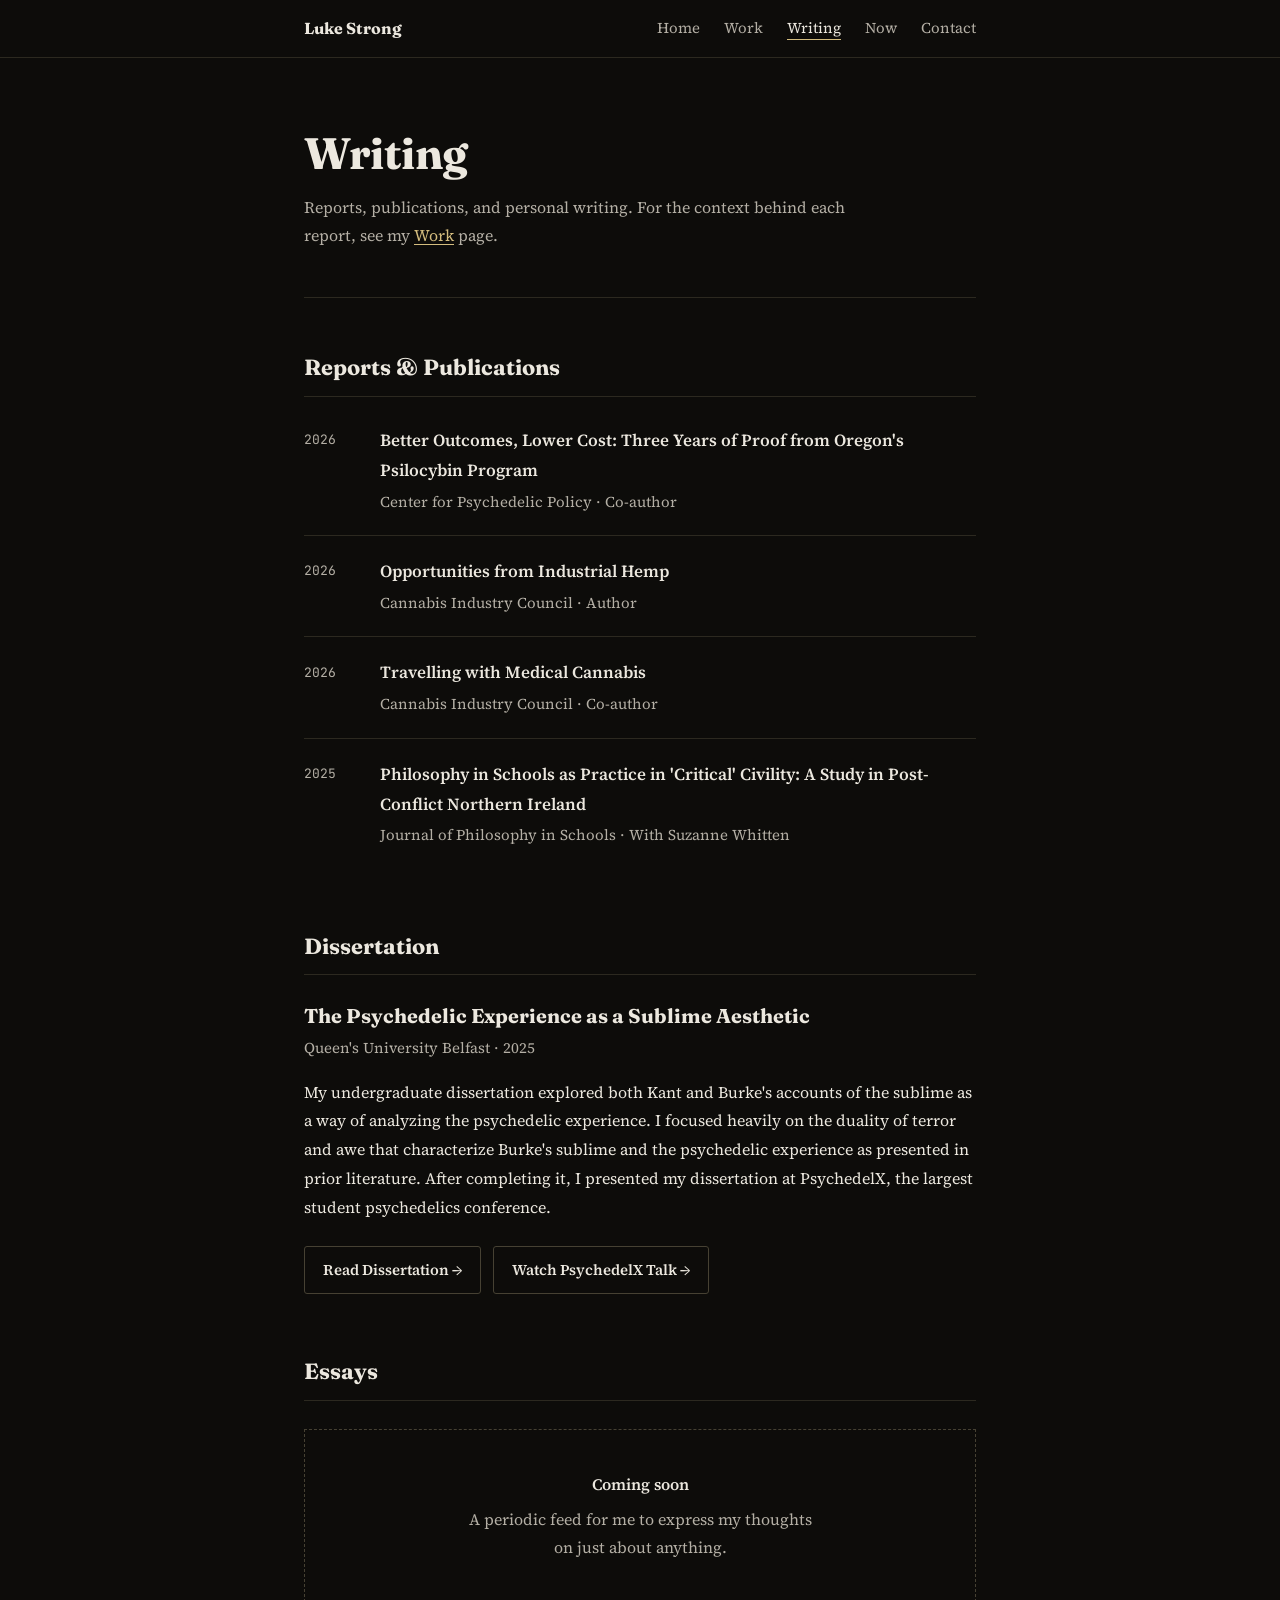
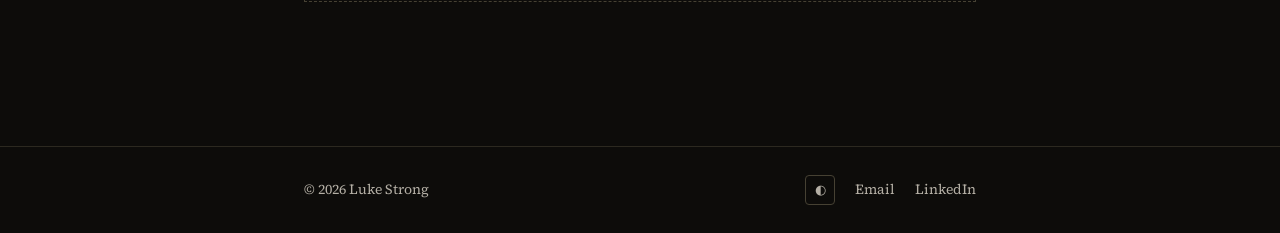
<file: writing.html>
<!DOCTYPE html>
<html lang="en" data-theme="dark">
<head>
  <meta charset="UTF-8" />
  <meta name="viewport" content="width=device-width, initial-scale=1.0" />
  <title>Writing — Luke Strong</title>
  <meta name="description" content="Personal writing by Luke Strong — dissertation on the psychedelic experience as a sublime aesthetic, and essays on psychedelic policy and philosophy." />

  <link rel="preconnect" href="https://fonts.googleapis.com" />
  <link rel="preconnect" href="https://fonts.gstatic.com" crossorigin />
  <link href="https://fonts.googleapis.com/css2?family=Fraunces:opsz,wght@9..144,400;9..144,700&family=Source+Serif+4:ital,wght@0,400;0,600;1,400&family=JetBrains+Mono:wght@400;500;700&display=swap" rel="stylesheet" />

  <link rel="stylesheet" href="style.css" />
  <link rel="icon" href="favicon.ico" sizes="any" />
  <link rel="icon" type="image/svg+xml" href="assets/favicon.svg" />
  <link rel="apple-touch-icon" href="assets/apple-touch-icon.png" />
</head>
<body>

  <nav>
    <div class="nav-inner">
      <a href="index.html" class="nav-name">Luke Strong</a>
      <div class="nav-links">
        <a href="index.html">Home</a>
        <a href="work.html">Work</a>
        <a href="writing.html" class="active">Writing</a>
        <a href="now.html">Now</a>
        <a href="contact.html">Contact</a>
      </div>
      <button class="nav-hamburger" id="navHamburger" aria-label="Open menu" aria-expanded="false">
        <span class="hamburger-line"></span>
        <span class="hamburger-line"></span>
        <span class="hamburger-line"></span>
      </button>
    </div>
  </nav>

  <main>
    <div class="container">

      <header class="page-header">
        <h1>Writing</h1>
        <p class="page-intro">
          Reports, publications, and personal writing. For the context behind each
          report, see my <a href="work.html">Work</a> page.
        </p>
      </header>

      <div class="writing-body">

        <!-- REPORTS & PUBLICATIONS -->
        <section class="writing-section">
          <h2 class="section-title">Reports &amp; Publications</h2>
          <ul class="pub-list">
            <li class="pub-item">
              <span class="pub-year">2026</span>
              <div>
                <a href="https://www.cppolicy.org/snapshot-report" target="_blank" rel="noopener" class="pub-title">
                  Better Outcomes, Lower Cost: Three Years of Proof from Oregon's Psilocybin Program
                </a>
                <div class="pub-meta">Center for Psychedelic Policy · Co-author</div>
              </div>
            </li>
            <li class="pub-item">
              <span class="pub-year">2026</span>
              <div>
                <a href="https://www.cicouncil.org.uk/app/uploads/2026/10/Opportunities-from-Industrial-Hemp-Report.pdf" target="_blank" rel="noopener" class="pub-title">
                  Opportunities from Industrial Hemp
                </a>
                <div class="pub-meta">Cannabis Industry Council · Author</div>
              </div>
            </li>
            <li class="pub-item">
              <span class="pub-year">2026</span>
              <div>
                <a href="https://www.cicouncil.org.uk/app/uploads/2026/04/Travelling-With-Medical-Cannabis.pdf" target="_blank" rel="noopener" class="pub-title">
                  Travelling with Medical Cannabis
                </a>
                <div class="pub-meta">Cannabis Industry Council · Co-author</div>
              </div>
            </li>
            <li class="pub-item">
              <span class="pub-year">2025</span>
              <div>
                <a href="https://jps.bham.ac.uk/articles/231" target="_blank" rel="noopener" class="pub-title">
                  Philosophy in Schools as Practice in 'Critical' Civility: A Study in Post-Conflict Northern Ireland
                </a>
                <div class="pub-meta">Journal of Philosophy in Schools · With Suzanne Whitten</div>
              </div>
            </li>
          </ul>
        </section>

        <!-- DISSERTATION + TALK -->
        <section class="writing-section">
          <h2 class="section-title">Dissertation</h2>

          <h2 class="dissertation-title">The Psychedelic Experience as a Sublime Aesthetic</h2>
          <p class="dissertation-meta">Queen's University Belfast · 2025</p>
          <p class="dissertation-desc">
            My undergraduate dissertation explored both Kant and Burke's accounts of the
            sublime as a way of analyzing the psychedelic experience. I focused heavily on
            the duality of terror and awe that characterize Burke's sublime and the
            psychedelic experience as presented in prior literature. After completing it,
            I presented my dissertation at PsychedelX, the largest student psychedelics conference.
          </p>

          <div class="link-row">
            <a href="assets/dissertation.pdf" class="output-link">Read Dissertation →</a>
            <a href="https://www.youtube.com/watch?v=IZuRVESFqMg" target="_blank" rel="noopener" class="output-link">
              Watch PsychedelX Talk →
            </a>
          </div>
        </section>

        <!-- ESSAYS -->
        <section class="writing-section">
          <h2 class="section-title">Essays</h2>
          <div class="substack-block">
            <span class="substack-block-label">Coming soon</span>
            <p class="substack-block-text">
              A periodic feed for me to express my thoughts on just about anything.
            </p>
          </div>
        </section>

      </div>
    </div>
  </main>

  <footer>
    <div class="footer-inner">
      <span class="footer-copy">© 2026 Luke Strong</span>
      <div class="footer-right">
        <button class="theme-toggle" id="themeToggle" aria-label="Toggle light/dark mode">◐</button>
        <div class="footer-links">
          <a href="mailto:lukestrong47@gmail.com">Email</a>
          <a href="https://linkedin.com/in/lukestro" target="_blank" rel="noopener">LinkedIn</a>
        </div>
      </div>
    </div>
  </footer>

  <script>
    const html = document.documentElement;
    const stored = localStorage.getItem('theme') || 'dark';
    html.setAttribute('data-theme', stored);

    const themeToggle = document.getElementById('themeToggle');
    themeToggle.textContent = stored === 'dark' ? '◐' : '◑';
    themeToggle.addEventListener('click', () => {
      const next = html.getAttribute('data-theme') === 'dark' ? 'light' : 'dark';
      html.setAttribute('data-theme', next);
      localStorage.setItem('theme', next);
      themeToggle.textContent = next === 'dark' ? '◐' : '◑';
    });

    const hamburger = document.getElementById('navHamburger');
    const navLinks = document.querySelector('.nav-links');
    hamburger.addEventListener('click', () => {
      const isOpen = navLinks.classList.toggle('is-open');
      hamburger.setAttribute('aria-expanded', String(isOpen));
      hamburger.classList.toggle('is-active', isOpen);
    });
    navLinks.querySelectorAll('a').forEach(a => {
      a.addEventListener('click', () => {
        navLinks.classList.remove('is-open');
        hamburger.setAttribute('aria-expanded', 'false');
        hamburger.classList.remove('is-active');
      });
    });
  </script>

</body>
</html>
</file>
<file: style.css>
/* =========================================
   Luke Strong — Portfolio
   ========================================= */

/* ---- RESET ---- */
*, *::before, *::after {
  box-sizing: border-box;
  margin: 0;
  padding: 0;
}

/* ---- THEME VARIABLES ---- */
:root {
  --bg:            #0d0c0a;
  --bg-card:       #16140f;
  --text:          #ece8df;
  --text-muted:    #b4afa5;   /* ~9:1 on bg */
  --text-subtle:   #8f8a80;   /* ~5.5:1 on bg — still passes AA */
  --accent:        #d4bd7e;
  --border:        #2c2920;
  --border-strong: #464133;
  --max-width:     720px;

  --font-display: 'Fraunces', Georgia, serif;
  --font-body:    'Source Serif 4', Georgia, serif;
  --font-mono:    'JetBrains Mono', 'SF Mono', 'Fira Code', monospace;

  --ease: 0.18s ease;
}

[data-theme="light"] {
  --bg:            #f5f2ea;
  --bg-card:       #ece8dd;
  --text:          #1c1a14;
  --text-muted:    #4f4b43;
  --text-subtle:   #69645a;
  --accent:        #7a5e20;
  --border:        #d9d4c7;
  --border-strong: #b9b3a3;
}

/* ---- BASE ---- */
html {
  font-size: 16px;
  scroll-behavior: smooth;
}

body {
  background-color: var(--bg);
  color: var(--text);
  font-family: var(--font-body);
  font-size: 1.0625rem;
  line-height: 1.78;
  -webkit-font-smoothing: antialiased;
  -moz-osx-font-smoothing: grayscale;
  transition: background-color var(--ease), color var(--ease);
  display: flex;
  flex-direction: column;
  min-height: 100vh;
}

/* ---- TYPOGRAPHY ---- */
h1 {
  font-family: var(--font-display);
  font-weight: 700;
  line-height: 1.1;
  letter-spacing: -0.01em;
  font-size: clamp(2.25rem, 6vw, 3.5rem);
}

h2 {
  font-family: var(--font-display);
  font-weight: 700;
  font-size: 1.375rem;
  line-height: 1.25;
}

p {
  margin-bottom: 1.25rem;
}

p:last-child {
  margin-bottom: 0;
}

a {
  color: inherit;
  text-decoration: underline;
  text-decoration-color: var(--border-strong);
  text-underline-offset: 3px;
  transition: text-decoration-color var(--ease), color var(--ease);
}

a:hover {
  text-decoration-color: var(--accent);
}

/* Links inside running text — clearly marked as links */
.home-about a,
.now-section p a,
.page-intro a,
.cv-org a {
  color: var(--accent);
  text-decoration-color: currentColor;
  text-decoration-thickness: 1px;
}

.home-about a:hover,
.now-section p a:hover,
.page-intro a:hover,
.cv-org a:hover {
  color: var(--text);
}

strong {
  font-weight: 600;
}

:focus-visible {
  outline: 2px solid var(--accent);
  outline-offset: 3px;
}

/* ---- LAYOUT ---- */
.container {
  max-width: var(--max-width);
  margin: 0 auto;
  padding: 0 1.5rem;
}

main {
  flex: 1;
  padding-top: 57px;
}

/* ---- NAV ---- */
nav {
  position: fixed;
  top: 0;
  left: 0;
  right: 0;
  z-index: 100;
  background: var(--bg);
  border-bottom: 1px solid var(--border);
  transition: background-color var(--ease), border-color var(--ease);
}

.nav-inner {
  max-width: var(--max-width);
  margin: 0 auto;
  padding: 0 1.5rem;
  height: 57px;
  display: flex;
  align-items: center;
  justify-content: space-between;
  gap: 1rem;
}

.nav-name {
  font-family: var(--font-display);
  font-weight: 700;
  font-size: 1rem;
  text-decoration: none;
  color: var(--text);
  white-space: nowrap;
  flex-shrink: 0;
}

.nav-links {
  display: flex;
  align-items: center;
  gap: 1.5rem;
}

.nav-links a {
  font-family: var(--font-body);
  font-size: 0.9375rem;
  text-decoration: none;
  color: var(--text-muted);
  transition: color var(--ease);
  white-space: nowrap;
}

.nav-links a:hover,
.nav-links a.active {
  color: var(--text);
}

.nav-links a.active {
  text-decoration: underline;
  text-decoration-color: var(--accent);
  text-underline-offset: 6px;
}

/* Theme toggle — lives in footer */
.theme-toggle {
  background: none;
  border: 1px solid var(--border-strong);
  cursor: pointer;
  color: var(--text-muted);
  font-size: 0.8125rem;
  width: 30px;
  height: 30px;
  border-radius: 4px;
  display: flex;
  align-items: center;
  justify-content: center;
  transition: color var(--ease), border-color var(--ease);
  flex-shrink: 0;
  font-family: var(--font-mono);
}

.theme-toggle:hover {
  color: var(--text);
  border-color: var(--text-muted);
}

/* Hamburger — visible on mobile only */
.nav-hamburger {
  display: none;
  flex-direction: column;
  justify-content: center;
  align-items: center;
  gap: 5px;
  background: none;
  border: none;
  cursor: pointer;
  padding: 4px;
  flex-shrink: 0;
}

.hamburger-line {
  display: block;
  width: 18px;
  height: 1.5px;
  background: var(--text-muted);
  transition: transform 0.2s ease, opacity 0.2s ease;
}

.nav-hamburger.is-active .hamburger-line:nth-child(1) {
  transform: translateY(6.5px) rotate(45deg);
}
.nav-hamburger.is-active .hamburger-line:nth-child(2) {
  opacity: 0;
}
.nav-hamburger.is-active .hamburger-line:nth-child(3) {
  transform: translateY(-6.5px) rotate(-45deg);
}

/* ---- PAGE HEADER (shared) ---- */
.page-header {
  padding: 4.5rem 0 3rem;
  border-bottom: 1px solid var(--border);
  margin-bottom: 3.5rem;
}

.page-header--borderless {
  border-bottom: none;
  margin-bottom: 0;
}

.page-header h1 {
  font-size: clamp(2rem, 4.5vw, 2.75rem);
}

.page-intro {
  font-size: 1rem;
  color: var(--text-muted);
  margin-top: 1rem;
  margin-bottom: 0;
  line-height: 1.75;
  max-width: 34rem;
}

/* Section heading shared by Home, Work and Writing */
.section-title {
  font-family: var(--font-display);
  font-size: 1.375rem;
  font-weight: 700;
  color: var(--text);
  margin-bottom: 1.25rem;
}

/* Button-style link */
.output-link {
  display: inline-flex;
  align-items: center;
  gap: 0.625rem;
  font-family: var(--font-body);
  font-size: 0.9375rem;
  font-weight: 600;
  text-decoration: none;
  color: var(--text);
  border: 1px solid var(--border-strong);
  border-radius: 3px;
  padding: 0.625rem 1.125rem;
  transition: border-color var(--ease), color var(--ease);
}

.output-link:hover {
  border-color: var(--accent);
  color: var(--accent);
  text-decoration: none;
}

.output-link--primary {
  background: var(--accent);
  border-color: var(--accent);
  color: var(--bg);
}

.output-link--primary:hover {
  background: transparent;
  color: var(--accent);
}

.link-row {
  display: flex;
  flex-wrap: wrap;
  gap: 0.75rem;
  align-items: center;
}

/* ==============================================
   HOME PAGE
   ============================================== */
.home-hero {
  padding: 4.5rem 0 3.5rem;
  border-bottom: 1px solid var(--border);
}

.home-about {
  padding: 3.5rem 0;
}

.home-about p {
  font-size: 1.0625rem;
  color: var(--text);
  line-height: 1.82;
}

.home-divider {
  border: none;
  border-top: 1px solid var(--border);
  margin: 0 0 3.5rem;
}

/* ---- VALUES ---- */
.home-values,
.home-education {
  margin-bottom: 3.5rem;
}

.values-list {
  list-style: none;
}

.values-list li {
  padding: 1.5rem 0;
  border-top: 1px solid var(--border);
}

.values-list li:last-child {
  border-bottom: 1px solid var(--border);
}

.value-statement {
  font-family: var(--font-body);
  font-size: 1rem;
  font-weight: 600;
  line-height: 1.45;
  color: var(--text);
  margin-bottom: 0.2rem;
}

.value-desc {
  font-size: 1rem;
  line-height: 1.75;
  color: var(--text-muted);
  margin: 0;
}

/* ---- EDUCATION ---- */
.edu-list {
  list-style: none;
}

.edu-item {
  display: grid;
  grid-template-columns: 80px 1fr;
  gap: 1.25rem;
  align-items: baseline;
  padding: 1rem 0;
  border-top: 1px solid var(--border);
}

.edu-item:last-child {
  border-bottom: 1px solid var(--border);
}

.edu-year {
  font-family: var(--font-mono);
  font-size: 0.8125rem;
  color: var(--text-muted);
}

.edu-school {
  font-size: 1rem;
  font-weight: 600;
  color: var(--text);
  margin-bottom: 0.1rem;
}

.edu-degree {
  font-size: 0.9375rem;
  color: var(--text-muted);
}

/* ---- RECOGNITION ---- */
.home-recognition {
  padding-bottom: 5rem;
}

.recognition-list {
  list-style: none;
  display: flex;
  flex-direction: column;
  gap: 1rem;
}

.recognition-list li {
  display: grid;
  grid-template-columns: 80px 1fr;
  gap: 1.25rem;
  align-items: baseline;
  font-size: 1rem;
  line-height: 1.6;
}

.recognition-list i {
  color: var(--text-muted);
}

.recognition-year {
  font-family: var(--font-mono);
  font-size: 0.8125rem;
  color: var(--text-muted);
}

/* ==============================================
   WORK PAGE — CV layout
   ============================================== */
.cv {
  padding-bottom: 5rem;
}

.cv-entry {
  padding: 2.5rem 0;
  border-top: 1px solid var(--border);
}

.cv-entry:first-of-type {
  border-top: none;
  padding-top: 0;
}

.cv-head {
  display: flex;
  justify-content: space-between;
  align-items: baseline;
  flex-wrap: wrap;
  gap: 0.25rem 1.5rem;
}

.cv-date {
  font-family: var(--font-mono);
  font-size: 0.8125rem;
  color: var(--text-muted);
  white-space: nowrap;
}

.cv-role {
  font-family: var(--font-display);
  font-size: 1.3125rem;
  font-weight: 700;
  line-height: 1.3;
  color: var(--text);
}

.cv-org {
  font-size: 1rem;
  color: var(--accent);
  margin-top: 0.15rem;
}

.cv-summary {
  font-size: 1rem;
  color: var(--text-muted);
  margin-top: 0.875rem;
  line-height: 1.75;
}

.cv-projects {
  margin-top: 1.5rem;
  border-top: 1px solid var(--border);
}

/* Project row status / link */
.project-row-name {
  font-size: 1rem;
  font-weight: 600;
  color: var(--text);
  line-height: 1.45;
  transition: color var(--ease);
}

/* Deliverable: gold text link; the chevron on the left is the only expand control */
.deliverable-link {
  flex-shrink: 0;
  font-family: var(--font-body);
  font-size: 0.875rem;
  font-weight: 600;
  color: var(--accent);
  text-decoration: underline;
  text-decoration-color: transparent;
  text-underline-offset: 3px;
  white-space: nowrap;
  transition: text-decoration-color var(--ease);
}

.deliverable-link:hover {
  text-decoration-color: currentColor;
}

.coming-soon {
  flex-shrink: 0;
  font-size: 0.875rem;
  font-style: italic;
  color: var(--text-muted);
  white-space: nowrap;
}

/* ---- ACCORDION ---- */
.accordion-item {
  border-bottom: 1px solid var(--border);
}

.accordion-head {
  display: flex;
  align-items: center;
  gap: 1.25rem;
}

/* The whole left side (chevron + name) toggles the details */
.accordion-trigger {
  display: flex;
  align-items: center;
  gap: 0.75rem;
  flex: 1;
  min-width: 0;
  background: none;
  border: none;
  cursor: pointer;
  padding: 0.95rem 0;
  color: var(--text);
  font-family: inherit;
  text-align: left;
}

.accordion-trigger:hover .project-row-name {
  color: var(--accent);
}

/* Chevron: points right when closed, down when open */
.accordion-icon {
  flex-shrink: 0;
  width: 7px;
  height: 7px;
  border-right: 2px solid var(--text-muted);
  border-bottom: 2px solid var(--text-muted);
  transform: rotate(-45deg);
  margin-right: 0.15rem;
  transition: transform var(--ease), border-color var(--ease);
}

.accordion-trigger:hover .accordion-icon {
  border-color: var(--accent);
}

.accordion-trigger[aria-expanded="true"] .accordion-icon {
  transform: rotate(45deg);
  border-color: var(--accent);
}

.accordion-body {
  padding: 0.25rem 0 1.75rem 1.4rem;
  display: flex;
  flex-direction: column;
  gap: 1.25rem;
}

/* Prose blocks inside accordion body */
.prose-block {
  display: flex;
  flex-direction: column;
  padding-left: 1rem;
  border-left: 2px solid var(--border-strong);
}

.prose-label {
  font-family: var(--font-body);
  font-size: 0.9375rem;
  font-weight: 600;
  color: var(--accent);
  margin-bottom: 0.25rem;
}

.prose-block p {
  font-size: 0.9375rem;
  line-height: 1.8;
  color: var(--text);
  margin-bottom: 0;
}

.learned-list {
  list-style: decimal;
  padding-left: 1.25rem;
  font-size: 0.9375rem;
  line-height: 1.8;
  color: var(--text);
  margin: 0;
  display: flex;
  flex-direction: column;
  gap: 0.4rem;
}

/* ==============================================
   WRITING PAGE
   ============================================== */
.writing-body {
  padding-bottom: 5rem;
}

.writing-section {
  margin-bottom: 4rem;
}

.writing-section .section-title {
  padding-bottom: 0.875rem;
  border-bottom: 1px solid var(--border);
  margin-bottom: 1.75rem;
}

/* Dissertation entry */
.dissertation-title {
  font-family: var(--font-display);
  font-size: 1.25rem;
  font-weight: 700;
  margin-bottom: 0.35rem;
  line-height: 1.3;
}

.dissertation-meta {
  font-size: 0.9375rem;
  color: var(--text-muted);
  margin-bottom: 1rem;
}

.dissertation-desc {
  font-size: 1rem;
  color: var(--text);
  line-height: 1.8;
  margin-bottom: 1.5rem;
}

/* Publications list */
.pub-list {
  list-style: none;
}

.pub-item {
  display: grid;
  grid-template-columns: 3.5rem 1fr;
  gap: 1.25rem;
  padding: 1.25rem 0;
  border-top: 1px solid var(--border);
}

.pub-item:first-child {
  border-top: none;
  padding-top: 0;
}

.pub-year {
  font-family: var(--font-mono);
  font-size: 0.8125rem;
  color: var(--text-muted);
  padding-top: 0.2rem;
}

.pub-title {
  font-size: 1.0625rem;
  font-weight: 600;
  line-height: 1.45;
  color: var(--text);
  text-decoration: none;
}

a.pub-title:hover {
  color: var(--accent);
}

.pub-meta {
  font-size: 0.9375rem;
  color: var(--text-muted);
  margin-top: 0.2rem;
}

/* Essays block */
.substack-block {
  border: 1px dashed var(--border-strong);
  padding: 2.5rem;
  text-align: center;
  display: flex;
  flex-direction: column;
  align-items: center;
  gap: 0.5rem;
}

.substack-block-label {
  font-size: 1rem;
  font-weight: 600;
  color: var(--text);
}

.substack-block-text {
  font-size: 1rem;
  color: var(--text-muted);
  margin: 0;
  max-width: 360px;
  line-height: 1.7;
}

/* ==============================================
   NOW PAGE
   ============================================== */
.now-body {
  padding-bottom: 5rem;
}

.now-meta {
  font-family: var(--font-mono);
  font-size: 0.8125rem;
  color: var(--text-muted);
  margin-bottom: 3.5rem;
  display: flex;
  align-items: center;
  gap: 0.75rem;
}

.now-meta::after {
  content: '';
  flex: 1;
  height: 1px;
  background: var(--border);
}

.now-section {
  margin-bottom: 3rem;
  padding-bottom: 3rem;
  border-bottom: 1px solid var(--border);
}

.now-section:last-child {
  border-bottom: none;
}

.now-section h2 {
  font-size: 1.25rem;
  margin-bottom: 0.875rem;
}

.now-section p {
  font-size: 1rem;
  color: var(--text);
  line-height: 1.82;
}

.now-section .link-row {
  margin-top: 1.25rem;
}

.now-book {
  display: grid;
  grid-template-columns: 72px 1fr;
  gap: 1rem;
  align-items: baseline;
  padding: 0.875rem 0;
  border-top: 1px solid var(--border);
}

.now-book:last-child {
  border-bottom: 1px solid var(--border);
}

.now-book-label {
  font-size: 0.875rem;
  color: var(--text-muted);
}

.now-book-title {
  font-size: 1rem;
  font-weight: 600;
  color: var(--text);
}

.now-book-author {
  font-size: 0.9375rem;
  color: var(--text-muted);
  margin-top: 0.05rem;
}

/* ==============================================
   CONTACT PAGE
   ============================================== */
.contact-body {
  padding-bottom: 5rem;
}

.contact-links {
  display: flex;
  flex-direction: column;
}

.contact-link {
  display: grid;
  grid-template-columns: 90px 1fr;
  gap: 1.5rem;
  align-items: center;
  padding: 1.375rem 0;
  border-top: 1px solid var(--border);
  text-decoration: none;
  color: var(--text);
  transition: color var(--ease);
}

.contact-link:last-child {
  border-bottom: 1px solid var(--border);
}

.contact-link:hover {
  color: var(--accent);
  text-decoration: none;
}

.contact-link-label {
  font-size: 0.9375rem;
  color: var(--text-muted);
  transition: color var(--ease);
}

.contact-link:hover .contact-link-label {
  color: var(--accent);
}

.contact-link-value {
  font-family: var(--font-body);
  font-size: 1.0625rem;
}

/* ==============================================
   FOOTER
   ============================================== */
footer {
  border-top: 1px solid var(--border);
  padding: 1.75rem 0;
  transition: border-color var(--ease);
}

.footer-inner {
  max-width: var(--max-width);
  margin: 0 auto;
  padding: 0 1.5rem;
  display: flex;
  justify-content: space-between;
  align-items: center;
}

.footer-copy {
  font-size: 0.875rem;
  color: var(--text-muted);
}

.footer-right {
  display: flex;
  align-items: center;
  gap: 1.25rem;
}

.footer-links {
  display: flex;
  gap: 1.25rem;
}

.footer-links a {
  font-size: 0.875rem;
  color: var(--text-muted);
  text-decoration: none;
  transition: color var(--ease);
}

.footer-links a:hover {
  color: var(--text);
}

/* ==============================================
   RESPONSIVE
   ============================================== */
@media (max-width: 640px) {
  .nav-hamburger {
    display: flex;
  }

  .nav-links {
    display: none;
    position: fixed;
    top: 57px;
    left: 0;
    right: 0;
    background: var(--bg);
    border-bottom: 1px solid var(--border);
    flex-direction: column;
    align-items: stretch;
    gap: 0;
    padding: 0 1.5rem;
    z-index: 99;
  }

  .nav-links.is-open {
    display: flex;
  }

  .nav-links a {
    font-size: 1rem;
    padding: 0.875rem 0;
    border-bottom: 1px solid var(--border);
  }

  .nav-links a.active {
    text-decoration: none;
    color: var(--accent);
  }

  .nav-links a:last-child {
    border-bottom: none;
  }

}

@media (max-width: 500px) {
  .contact-link,
  .edu-item,
  .recognition-list li {
    grid-template-columns: 64px 1fr;
    gap: 0.875rem;
  }

  .pub-item {
    grid-template-columns: 1fr;
    gap: 0.25rem;
  }

  h1 {
    font-size: 2rem;
  }

  /* Deliverable drops below the project name, lined up with it */
  .accordion-head {
    flex-wrap: wrap;
    row-gap: 0;
  }

  .accordion-trigger {
    flex-basis: 100%;
    padding-bottom: 0.5rem;
  }

  .deliverable-link,
  .coming-soon {
    margin: 0 0 0.95rem 1.4rem;
  }
}
</file>
